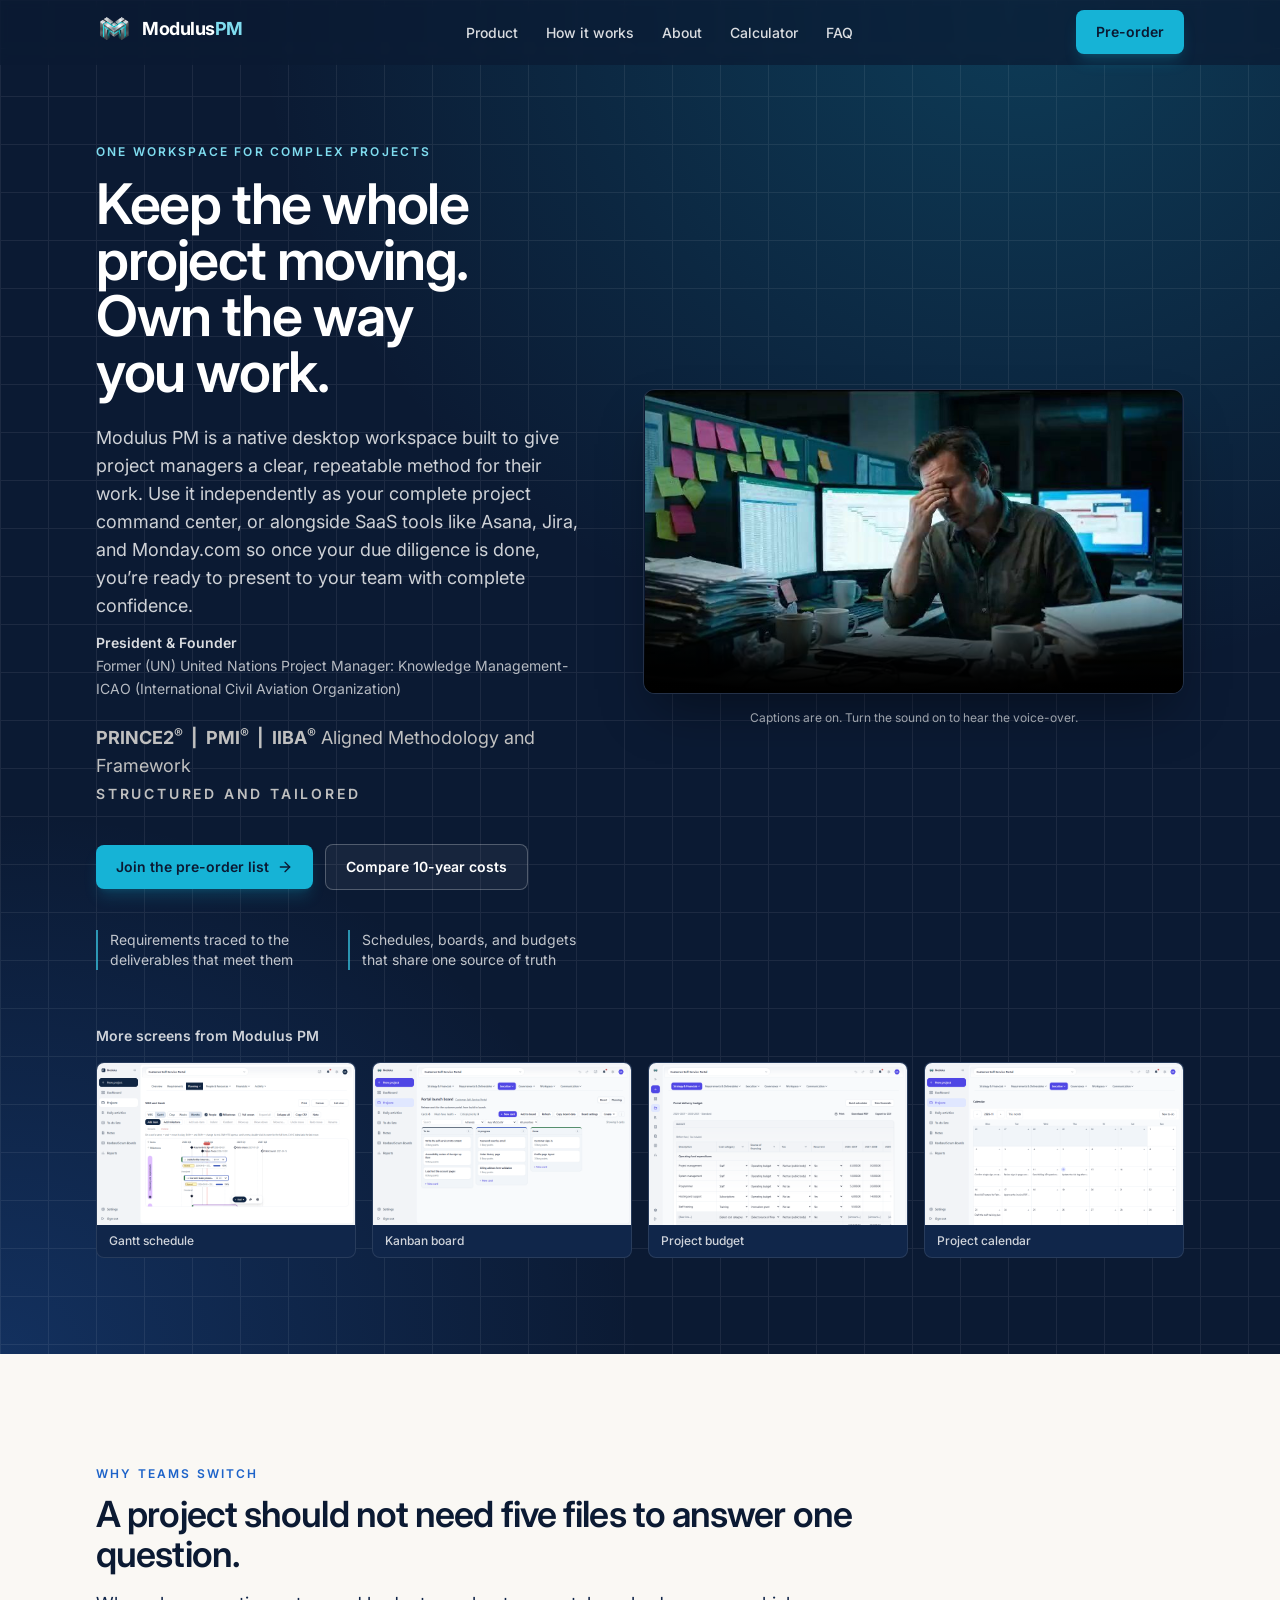
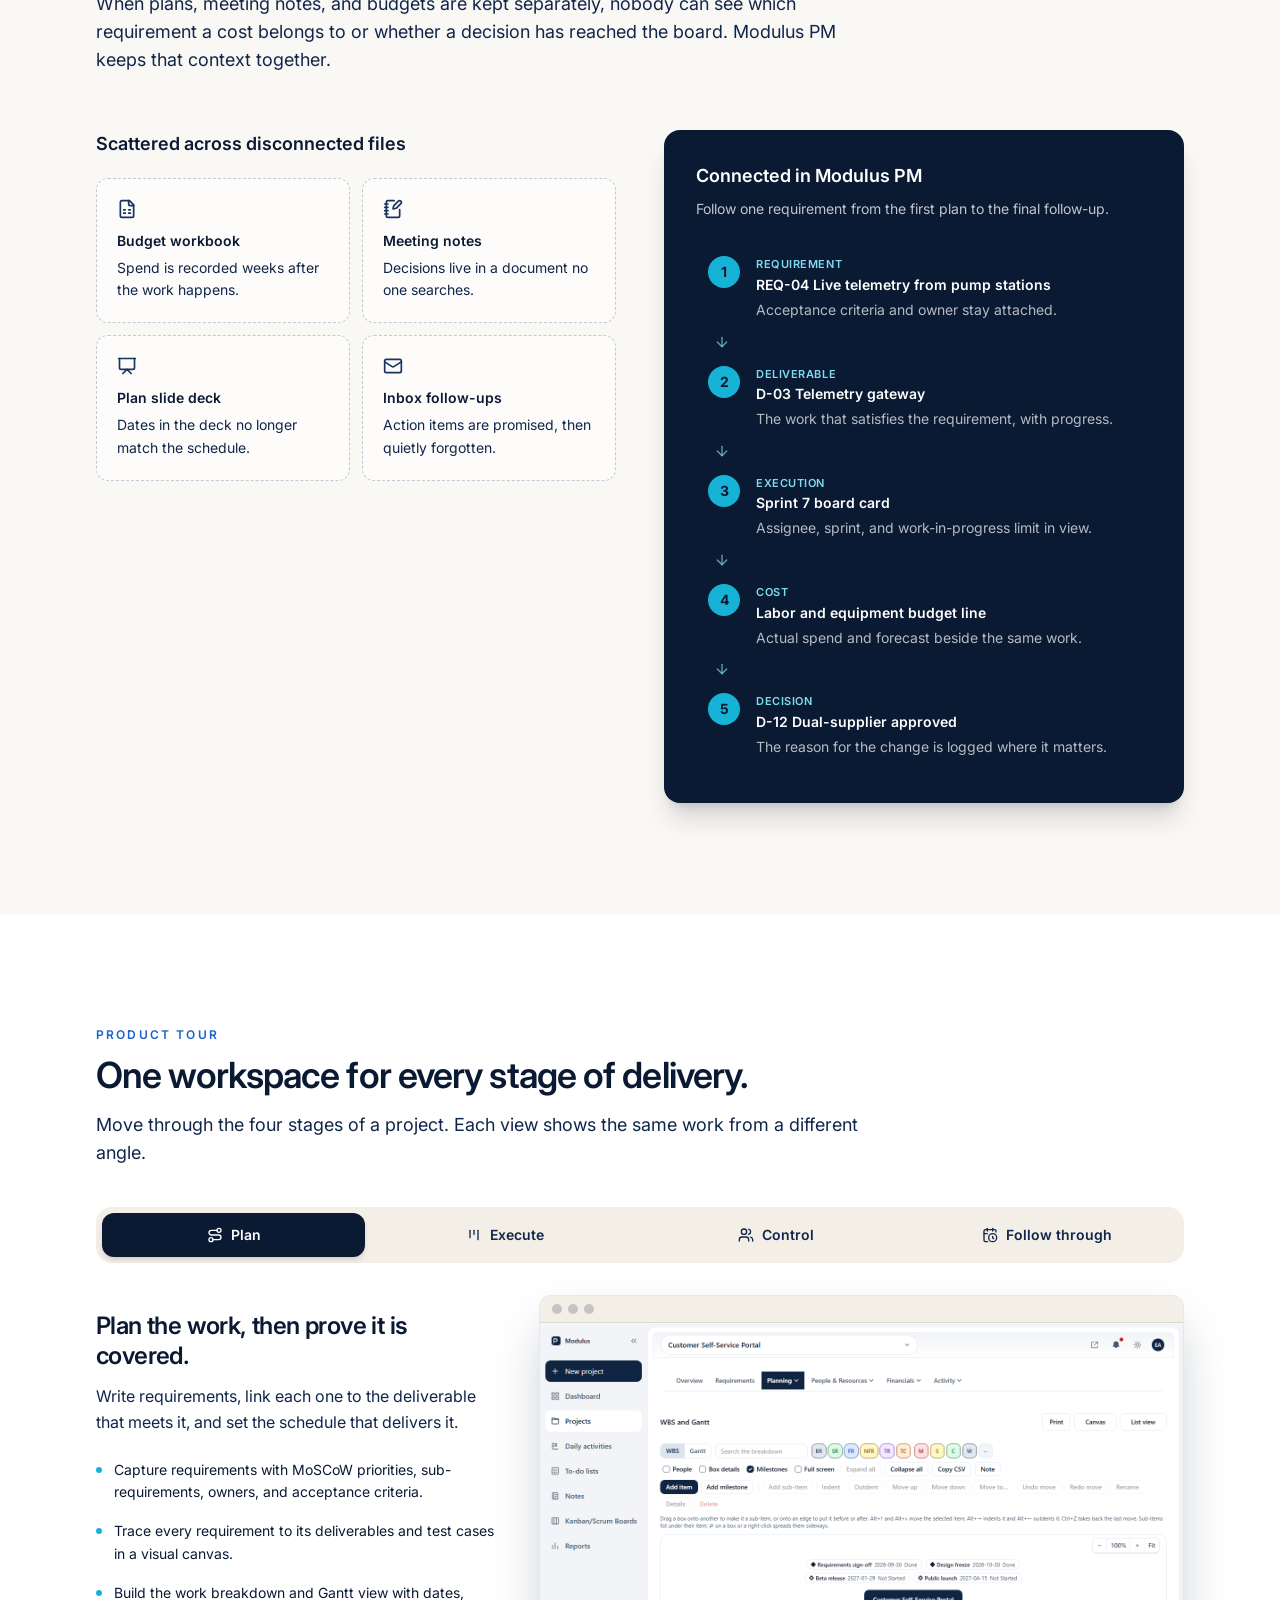
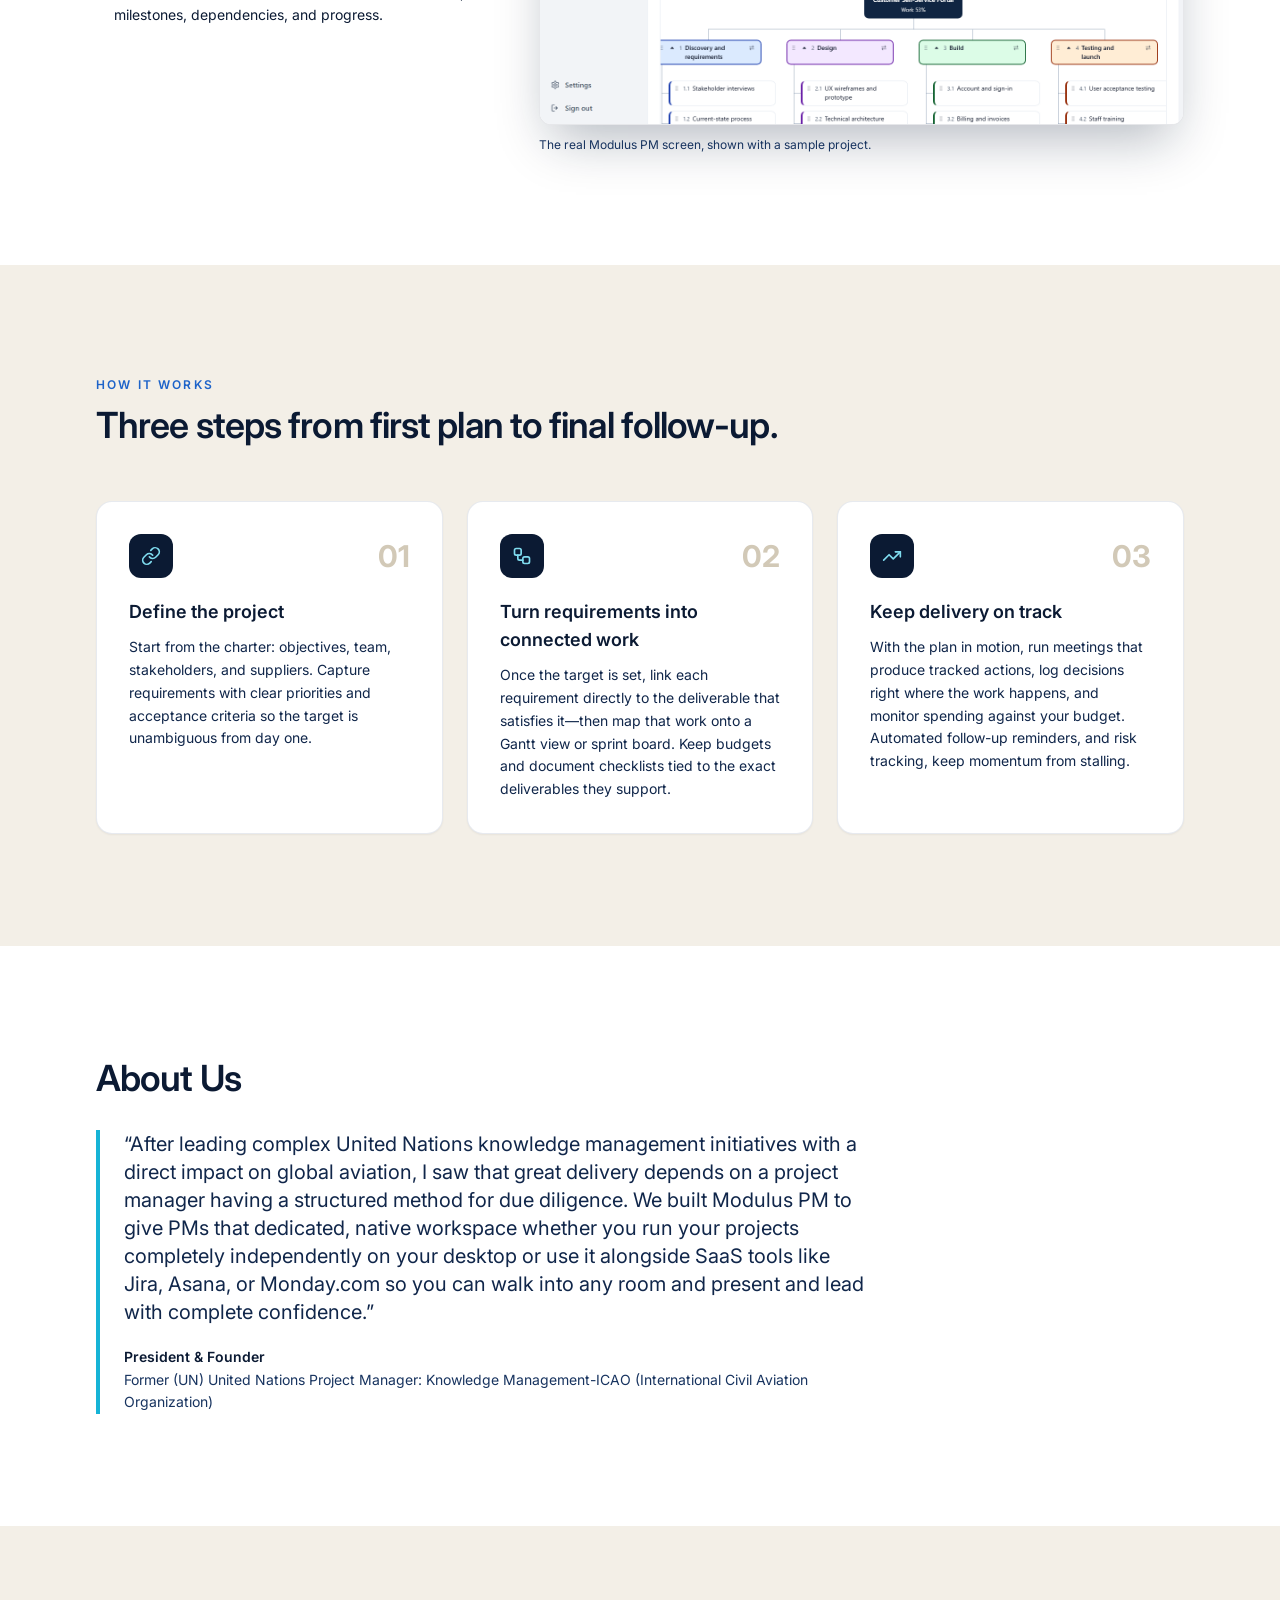
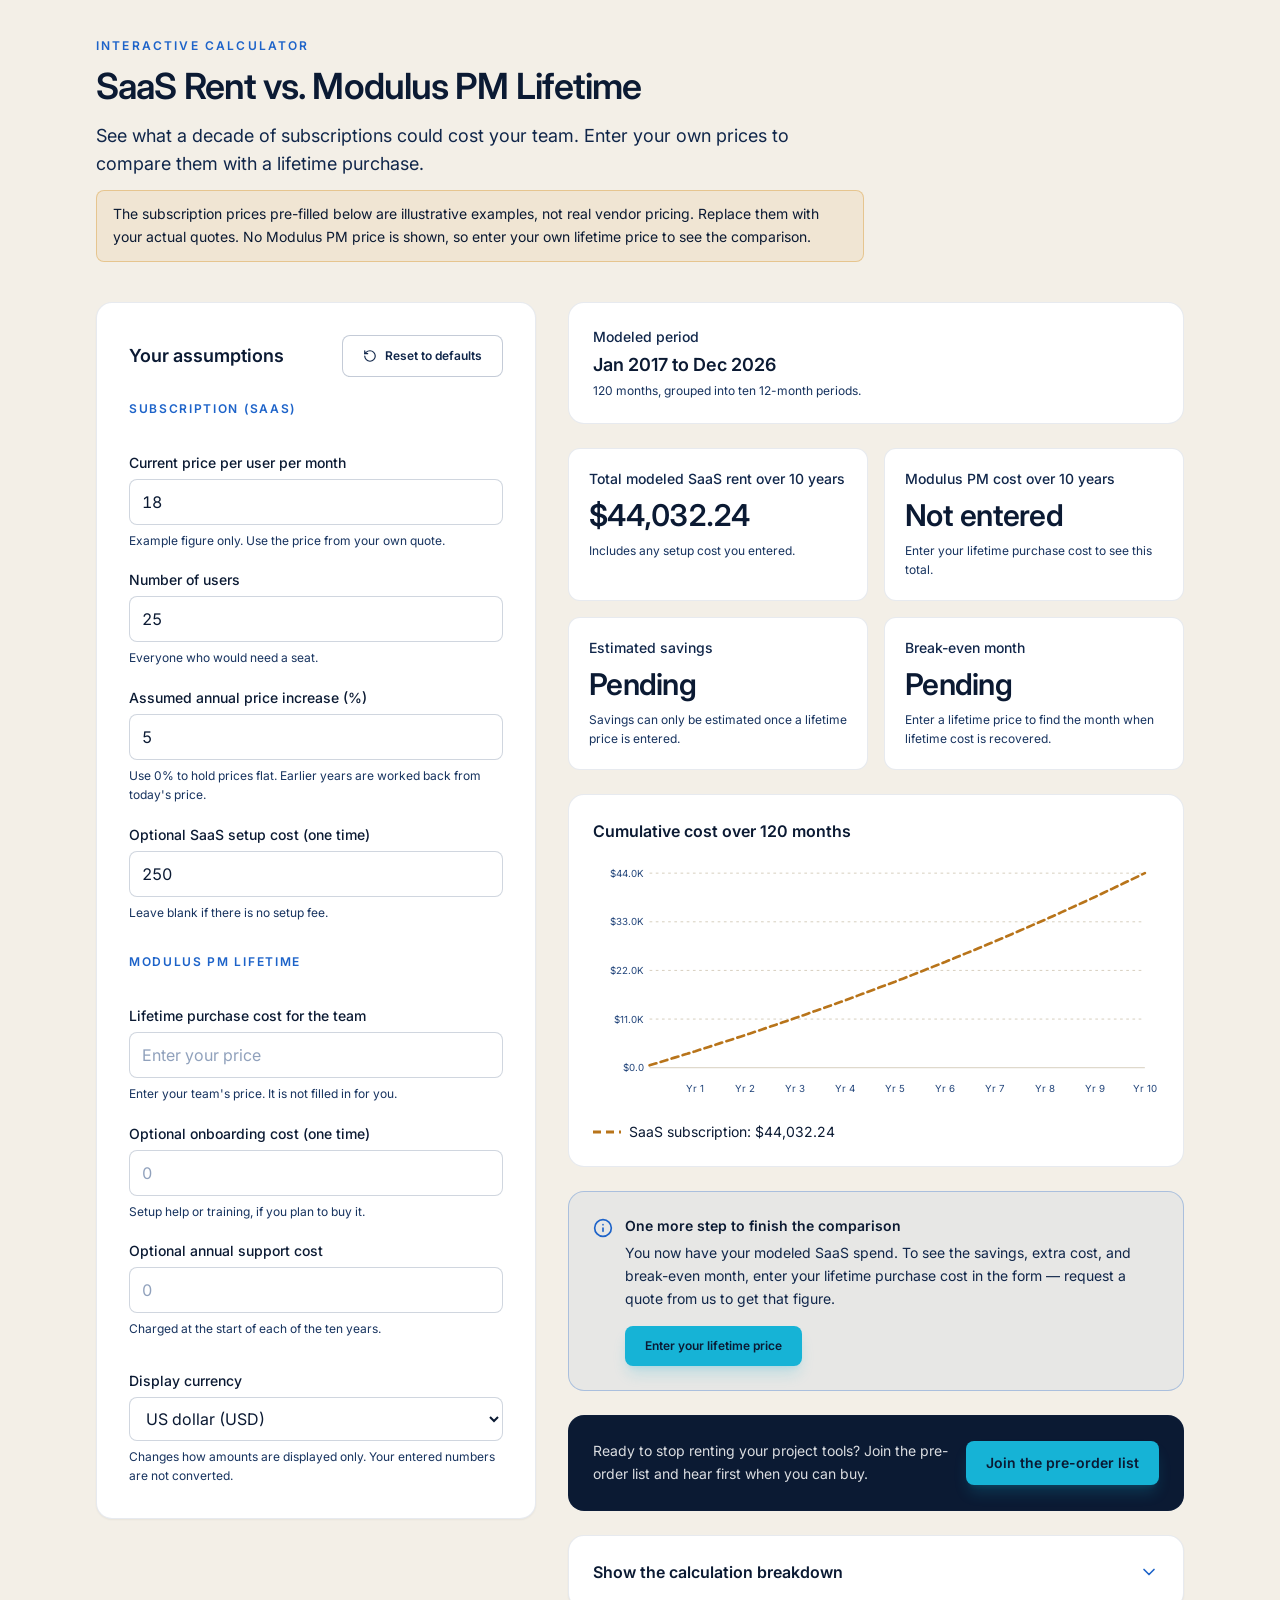
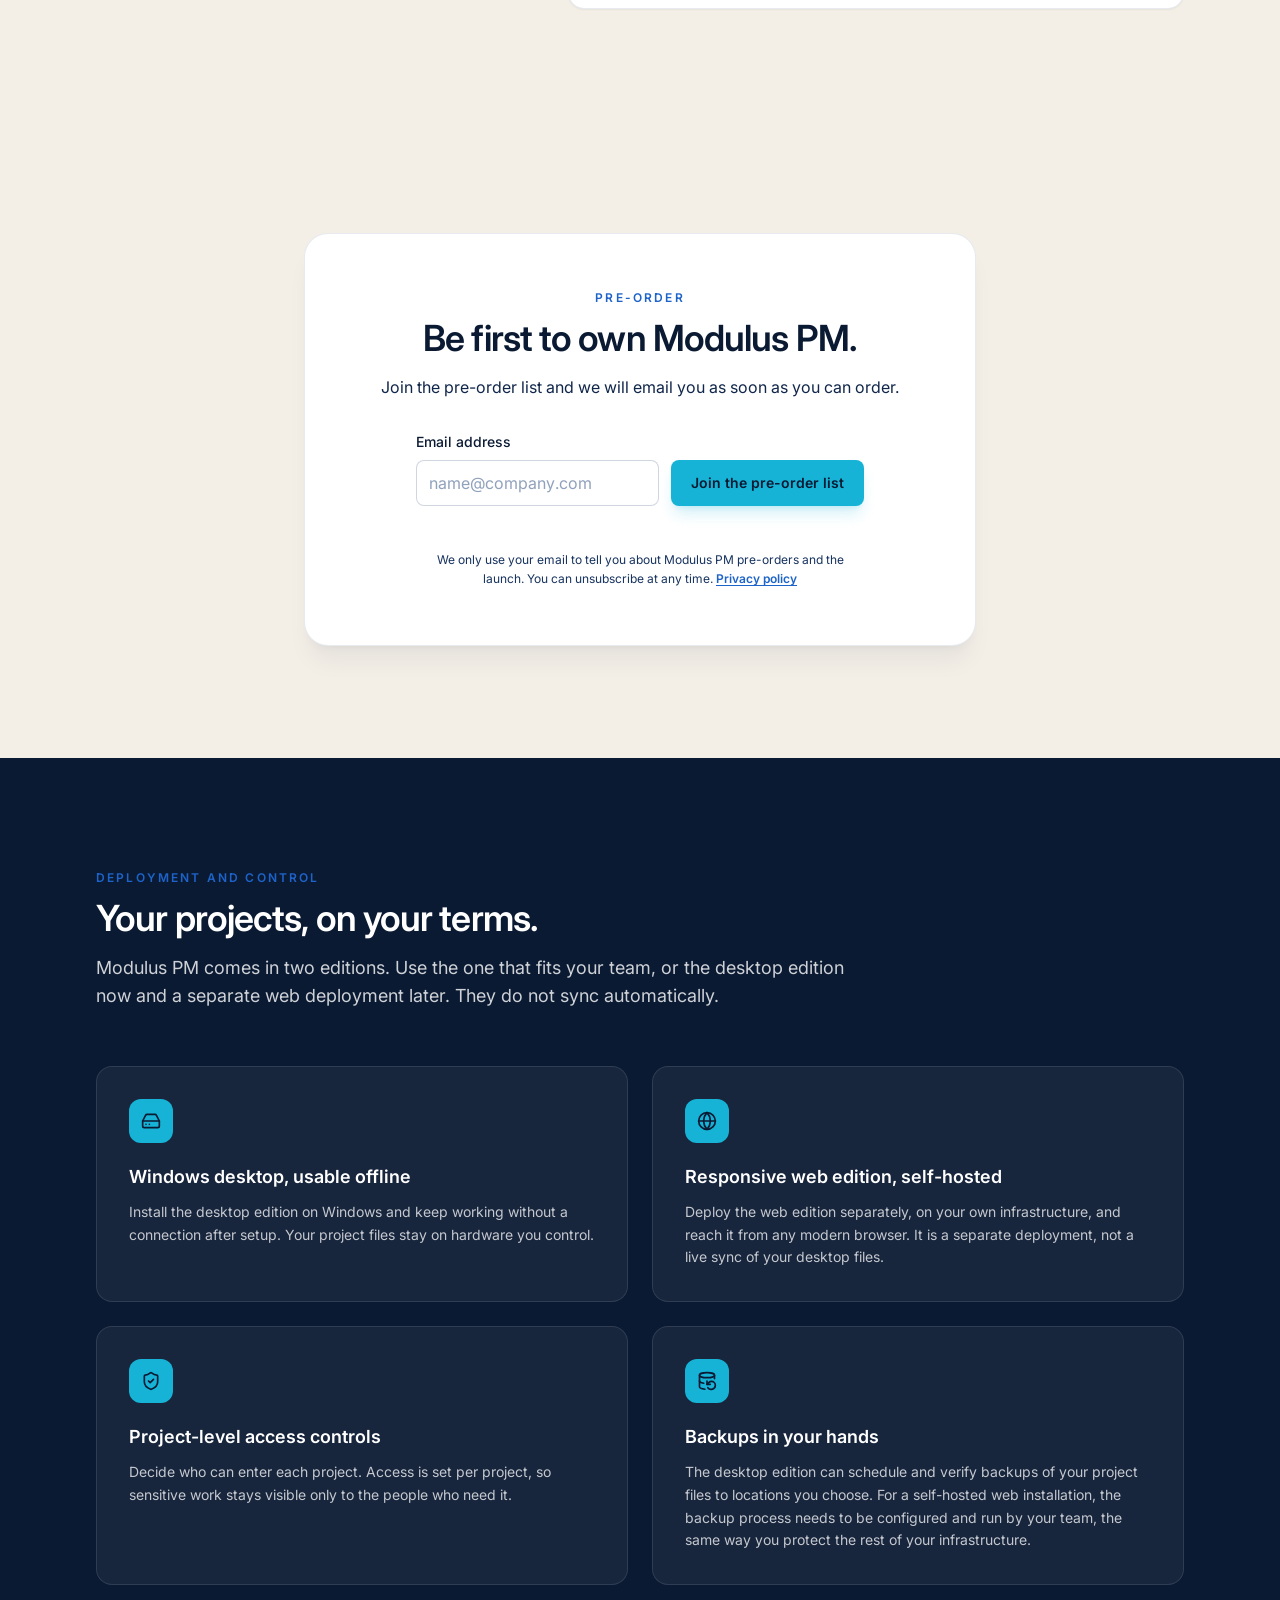
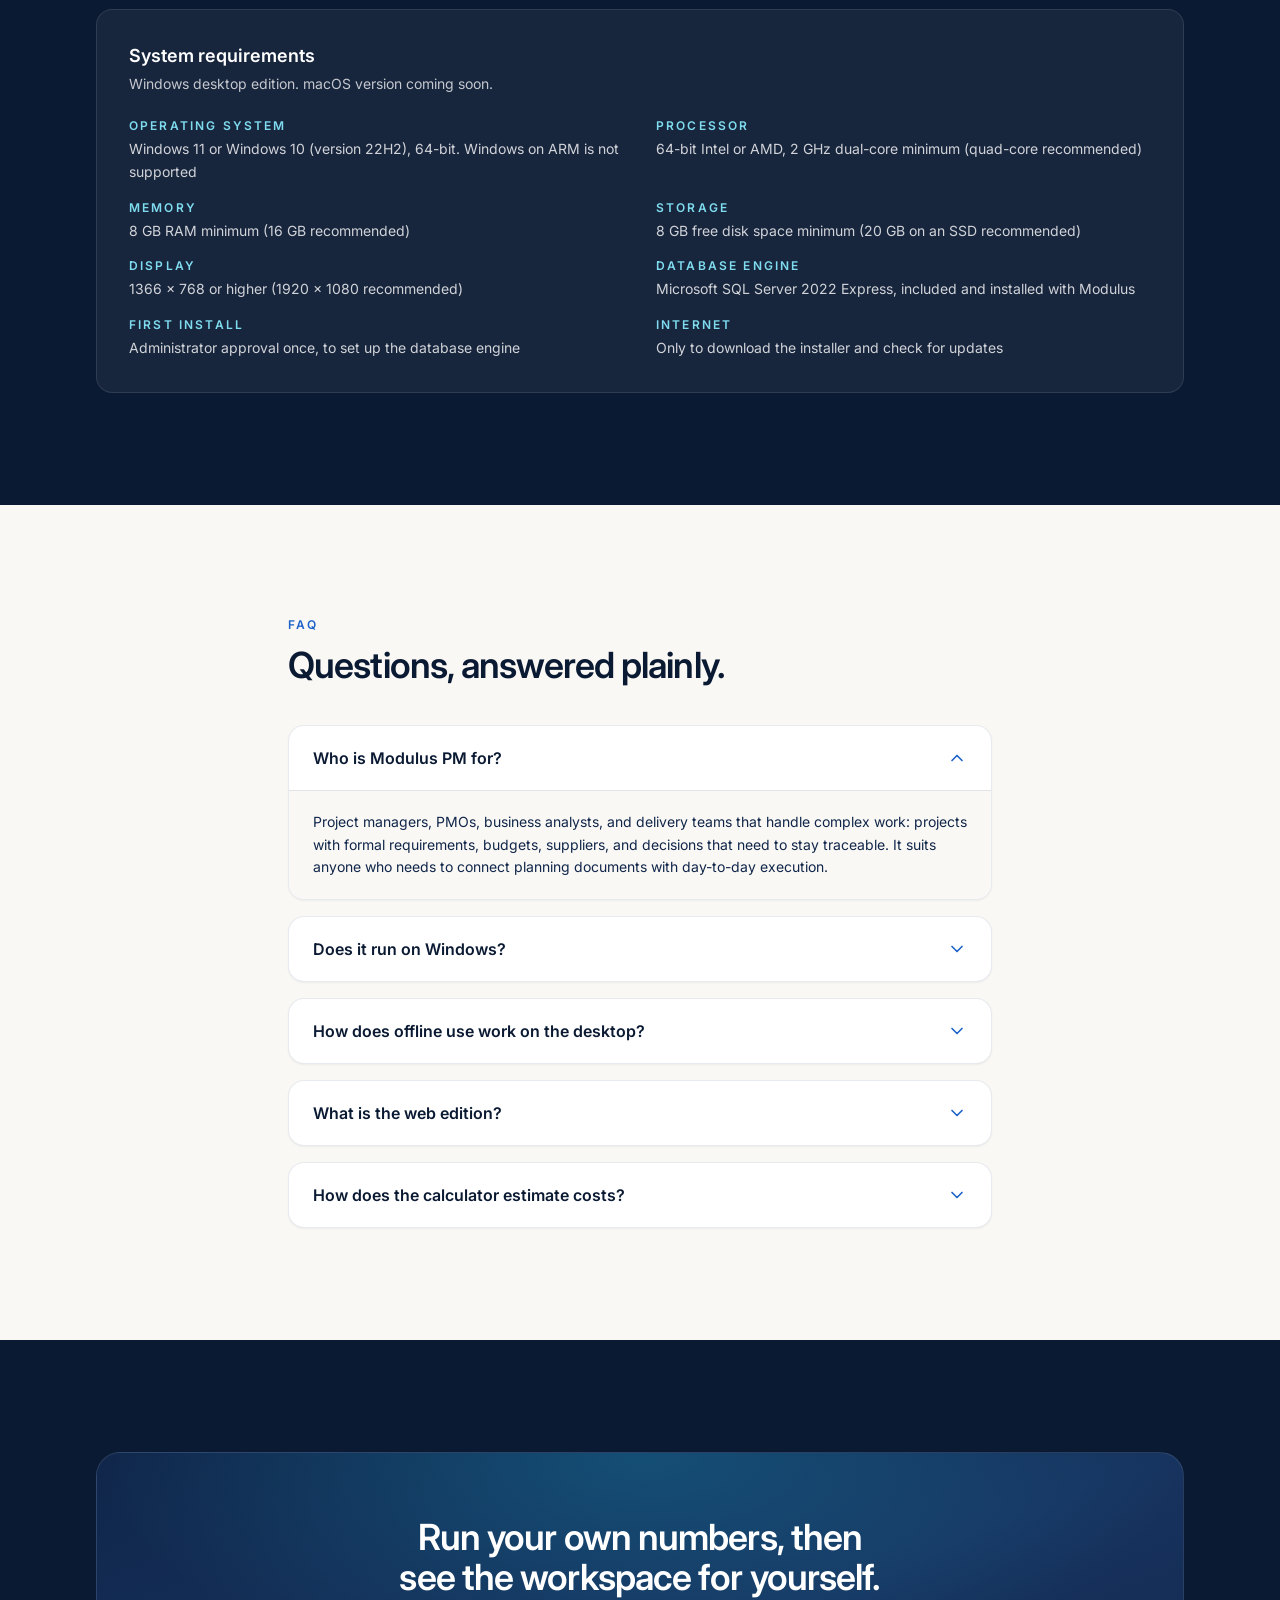
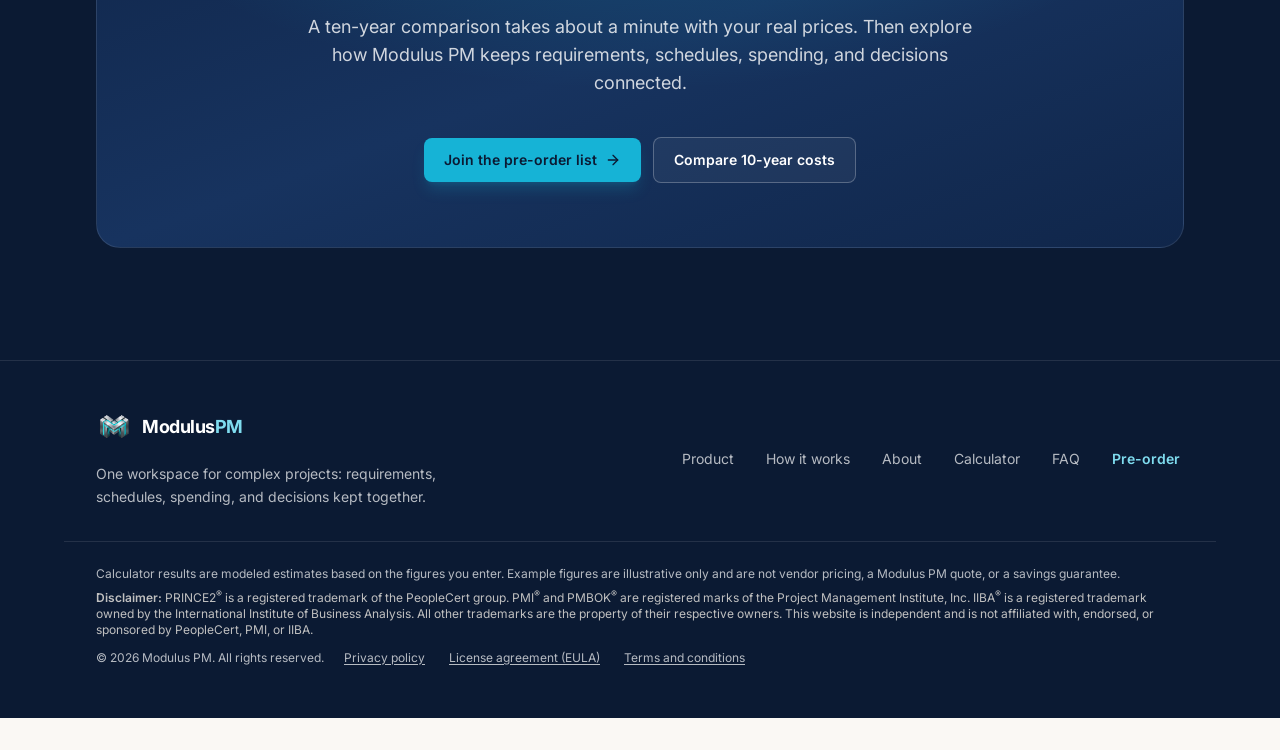
<file: index.html>
<!doctype html>
<html lang="en">
  <head>
    <meta charset="UTF-8" />
    <link rel="icon" href="/favicon.ico" sizes="any" />
    <link rel="icon" type="image/png" sizes="48x48" href="/icons/icon-48x48.png" />
    <link rel="apple-touch-icon" href="/icons/icon-180x180.png" />
    <meta name="viewport" content="width=device-width, initial-scale=1.0" />
    <title>Modulus PM | Connected delivery for complex projects</title>
    <meta
      name="description"
      content="Modulus PM connects requirements, schedules, boards, budgets, and decisions in one project workspace. Compare 10 years of SaaS subscription costs with a lifetime purchase."
    />
    <meta property="og:type" content="website" />
    <meta property="og:site_name" content="Modulus PM" />
    <meta property="og:title" content="Modulus PM | Connected delivery for complex projects" />
    <meta
      property="og:description"
      content="Keep requirements, deliverables, boards, budgets, and decisions aligned. Own the way you work and compare 10-year SaaS costs with a lifetime purchase."
    />
    <meta name="twitter:title" content="Modulus PM | Connected delivery for complex projects" />
    <meta
      name="twitter:description"
      content="One workspace for requirements, schedules, boards, budgets, and decisions. Compare 10-year SaaS costs with a lifetime purchase."
    />
    <link rel="preconnect" href="https://fonts.googleapis.com" />
    <link rel="preconnect" href="https://fonts.gstatic.com" crossorigin />
    <link
      href="https://fonts.googleapis.com/css2?family=Inter:wght@400;500;600;700;800&display=swap"
      rel="stylesheet"
    />
    <meta property="og:image" content="https://eliandigitalsolutions.com/og.png" />
    <meta property="og:image:width" content="1200" />
    <meta property="og:image:height" content="630" />
    <meta property="og:url" content="https://eliandigitalsolutions.com/" />
    <meta name="twitter:card" content="summary_large_image" />
    <meta name="twitter:image" content="https://eliandigitalsolutions.com/og.png" />
    <script type="module" crossorigin src="/assets/main-CXKFYyGV.js"></script>
    <link rel="modulepreload" crossorigin href="/assets/index-wCPKT72k.js">
    <link rel="stylesheet" crossorigin href="/assets/index-CBTt-Gf1.css">
  </head>
  <body>
    <div id="root"></div>
  </body>
</html>
</file>
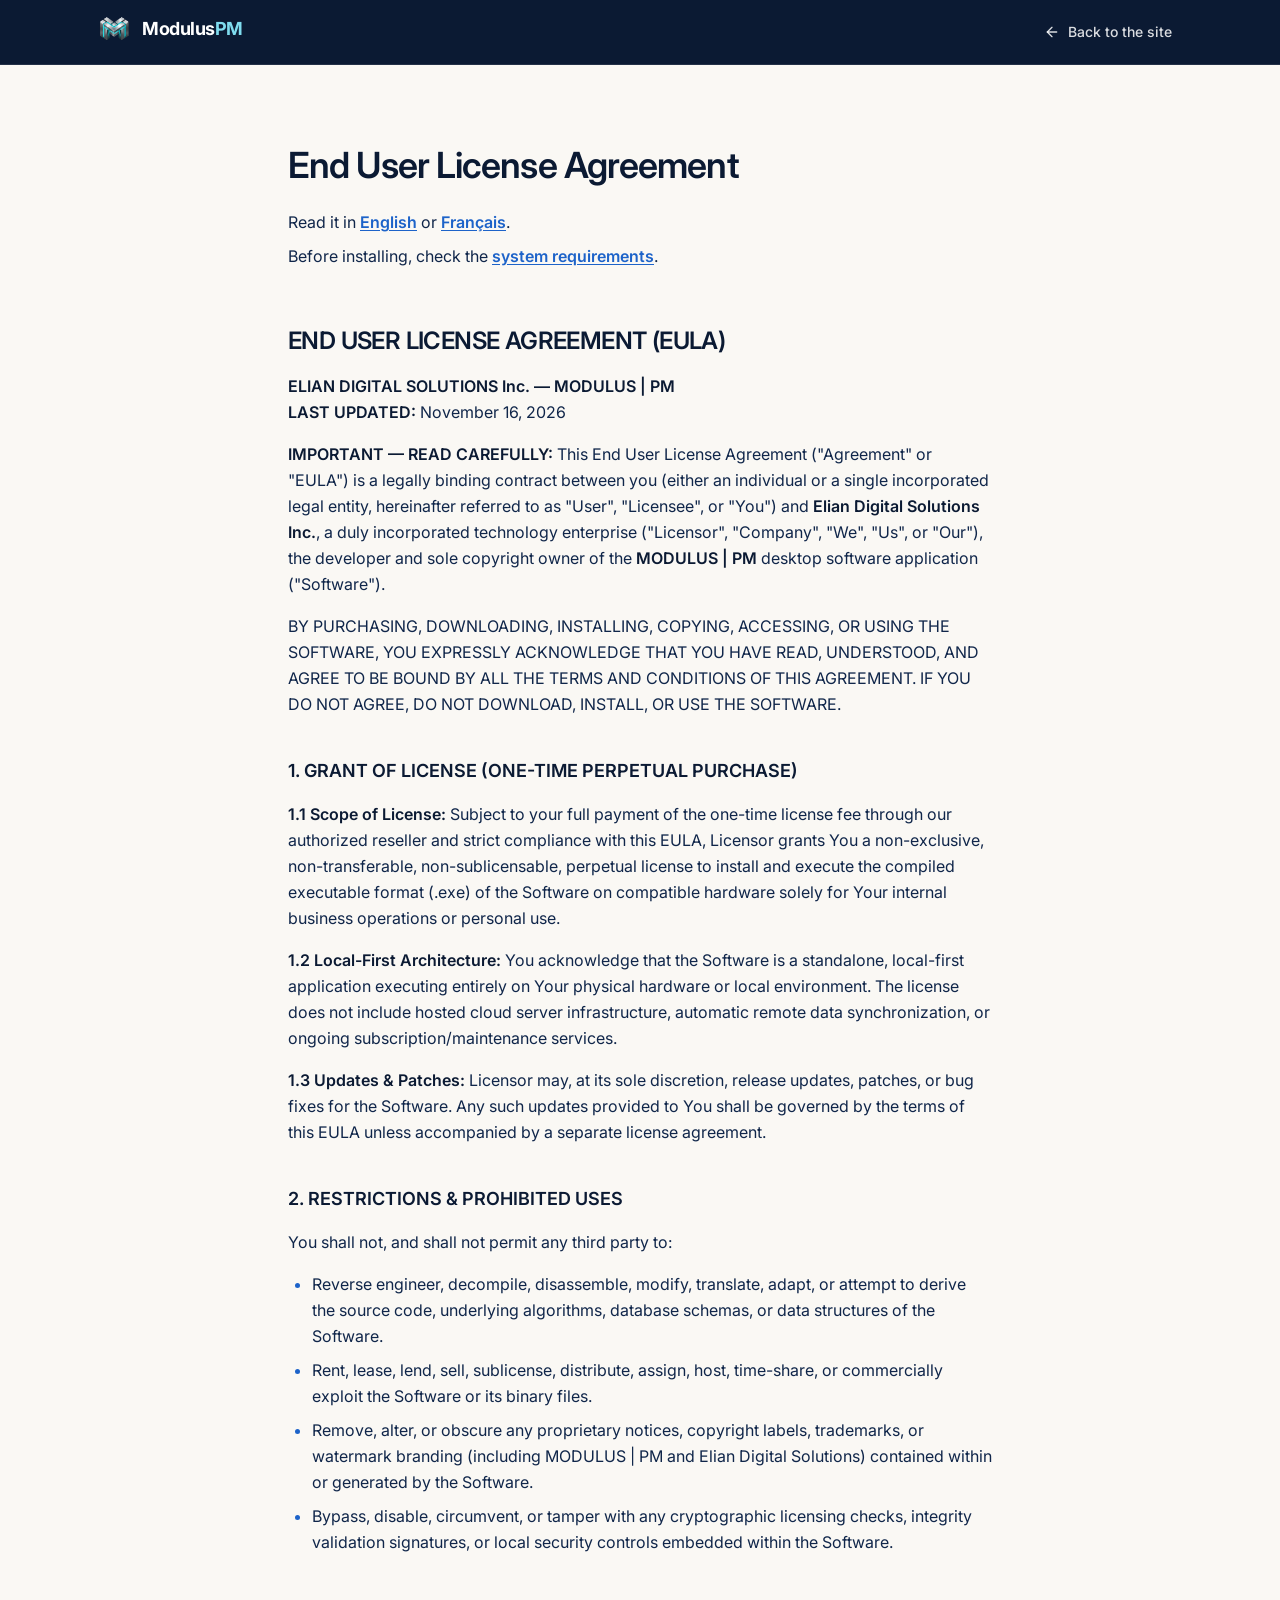
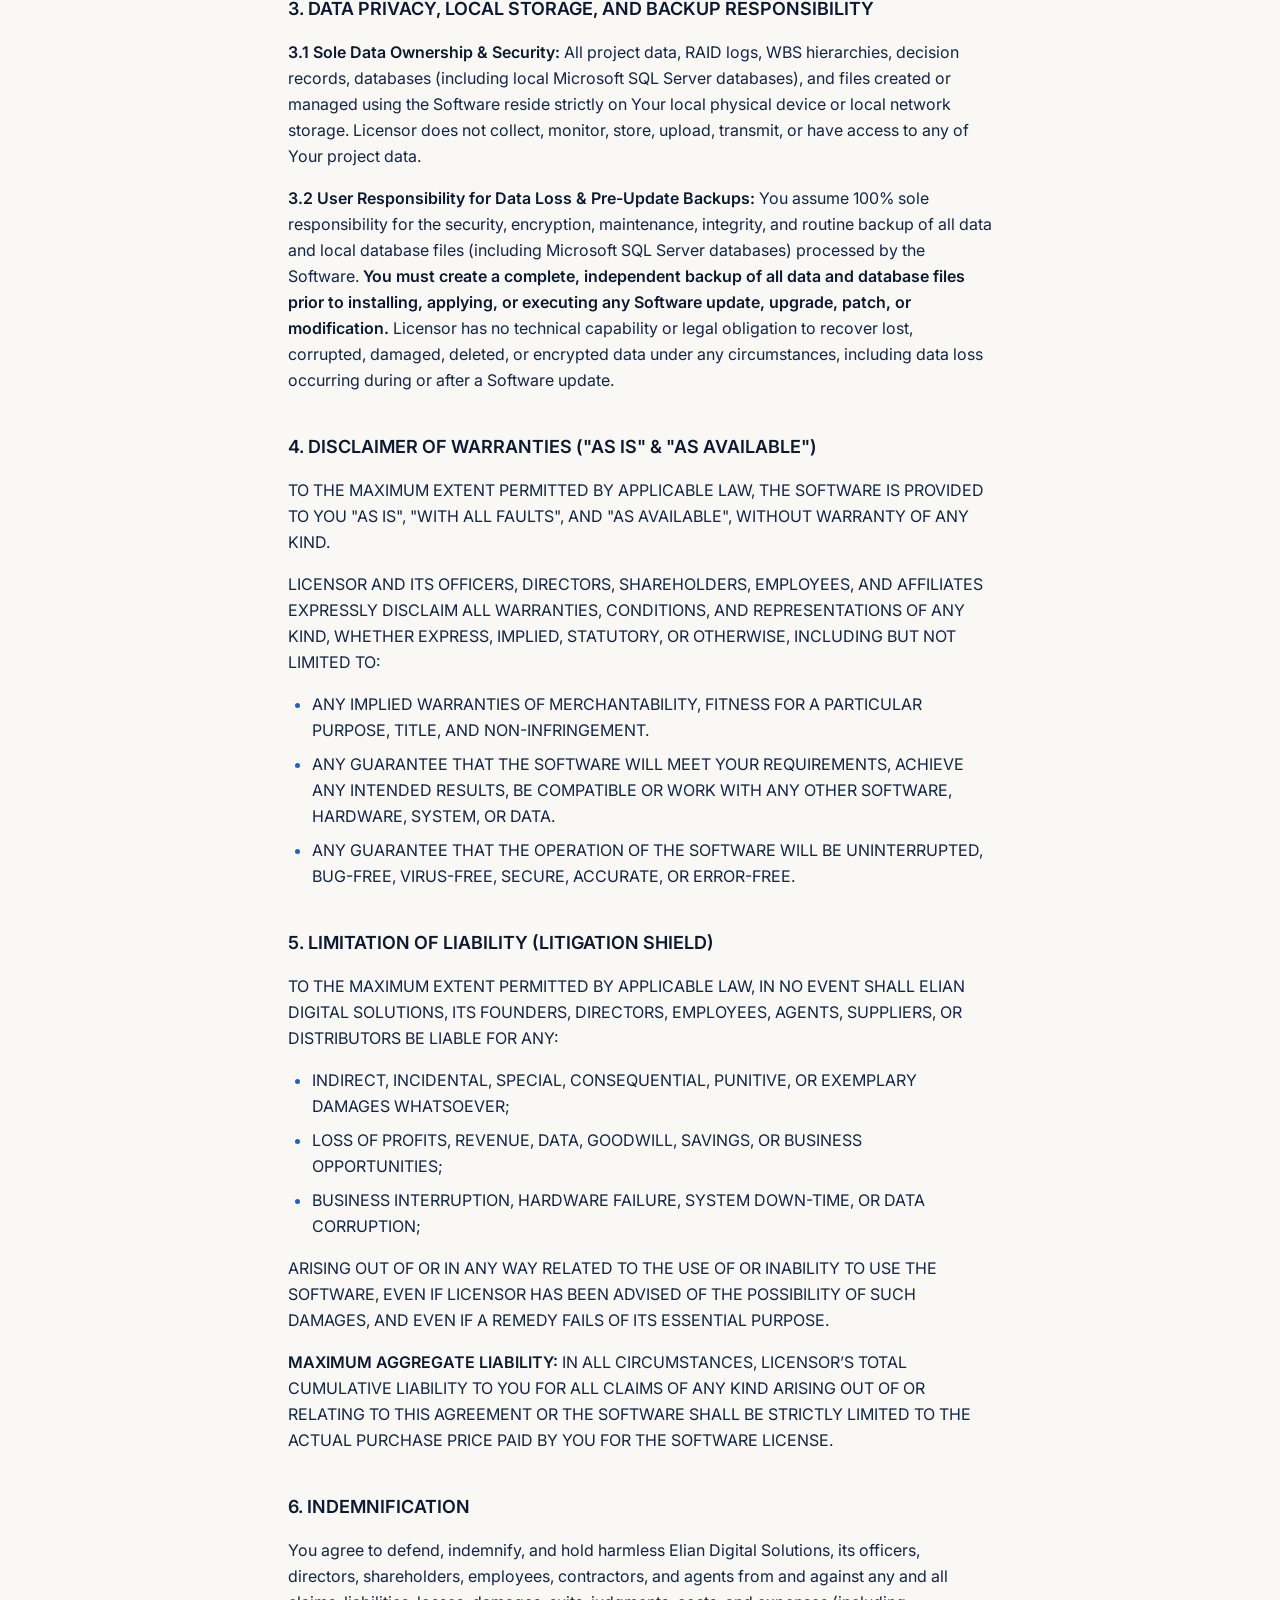
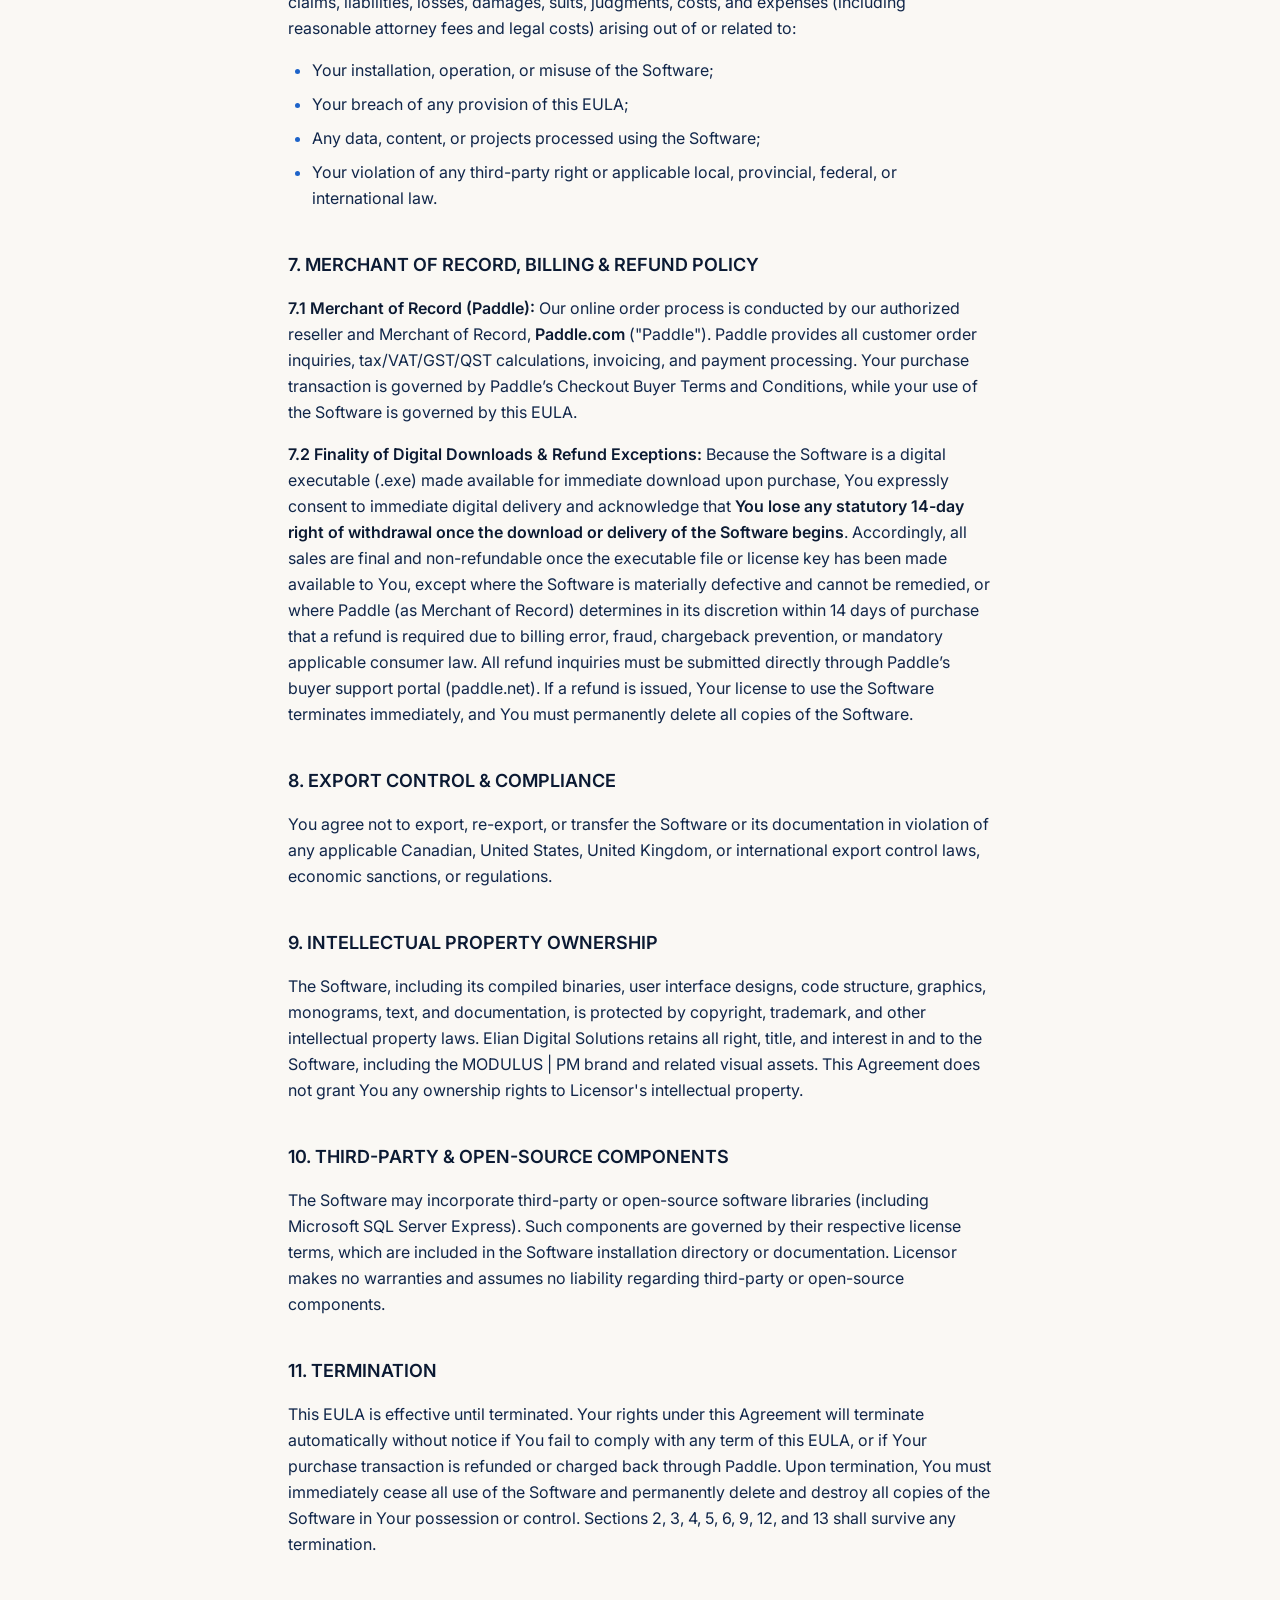
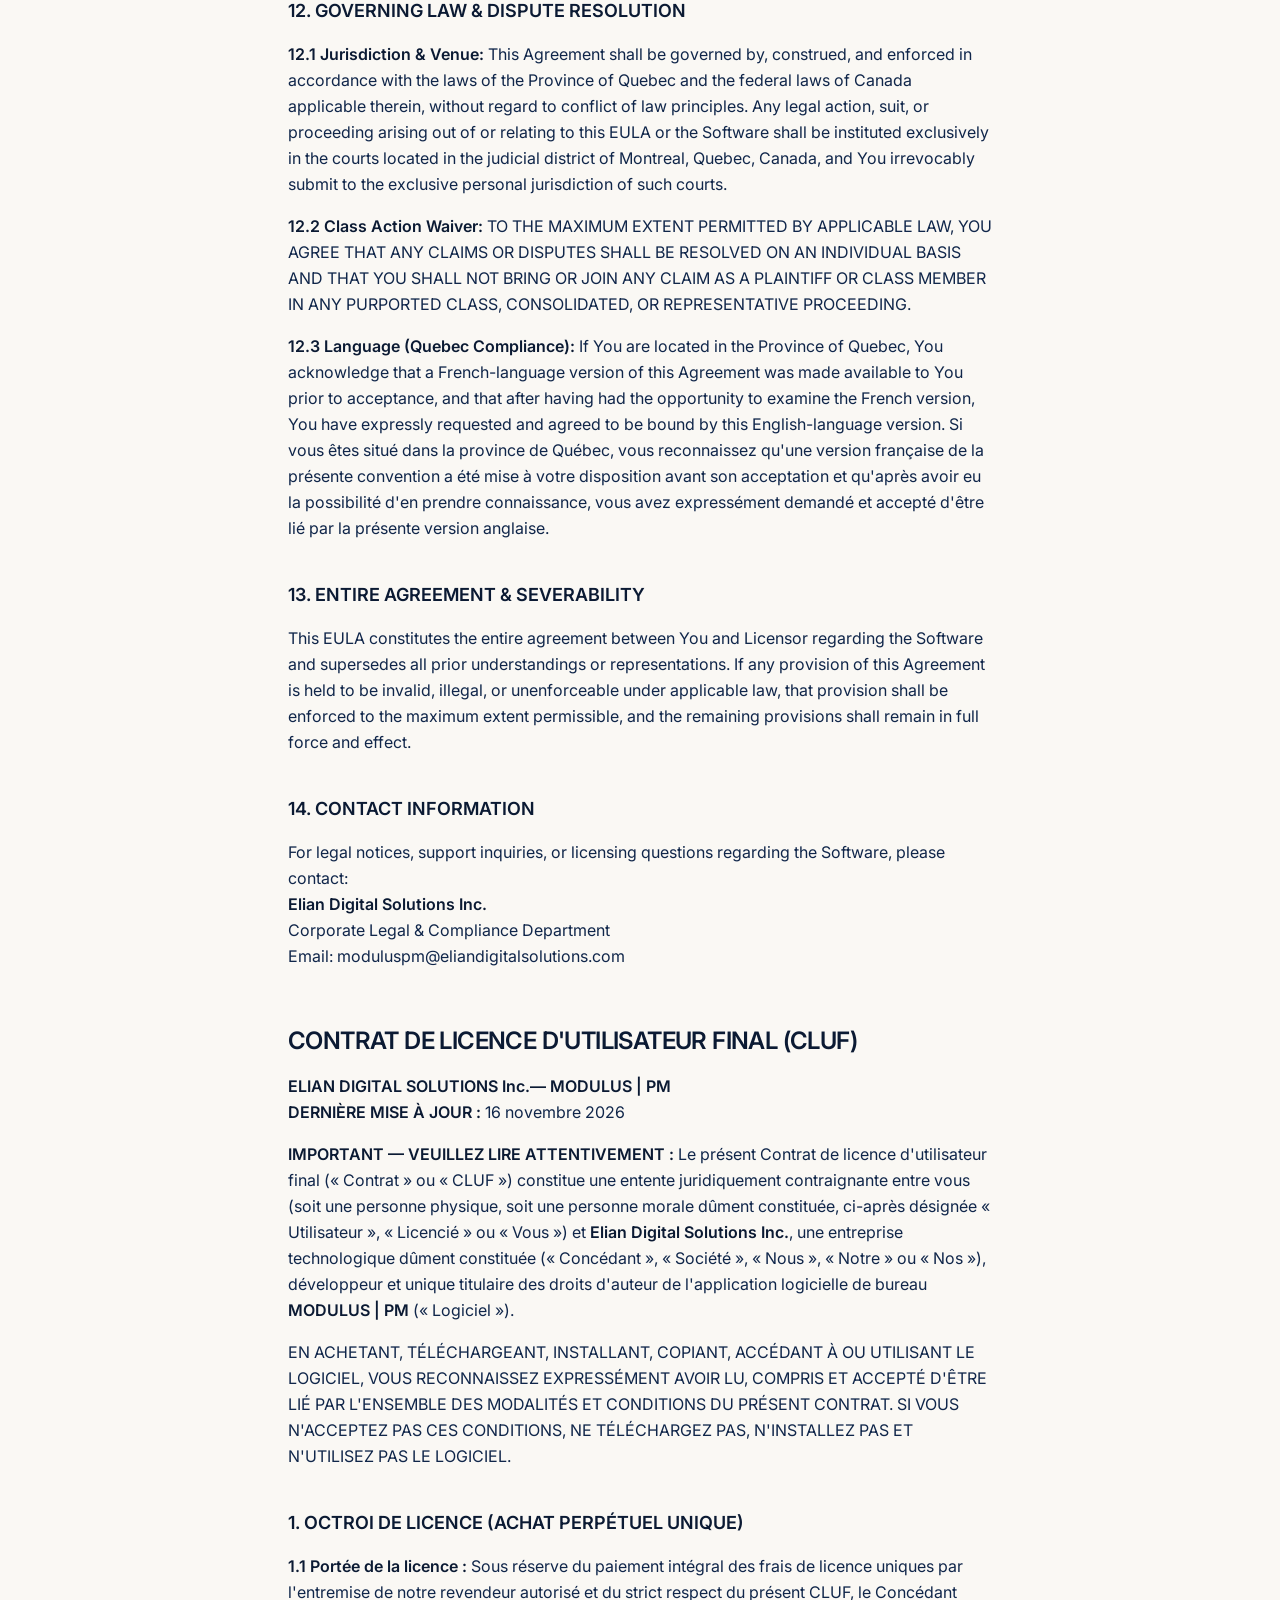
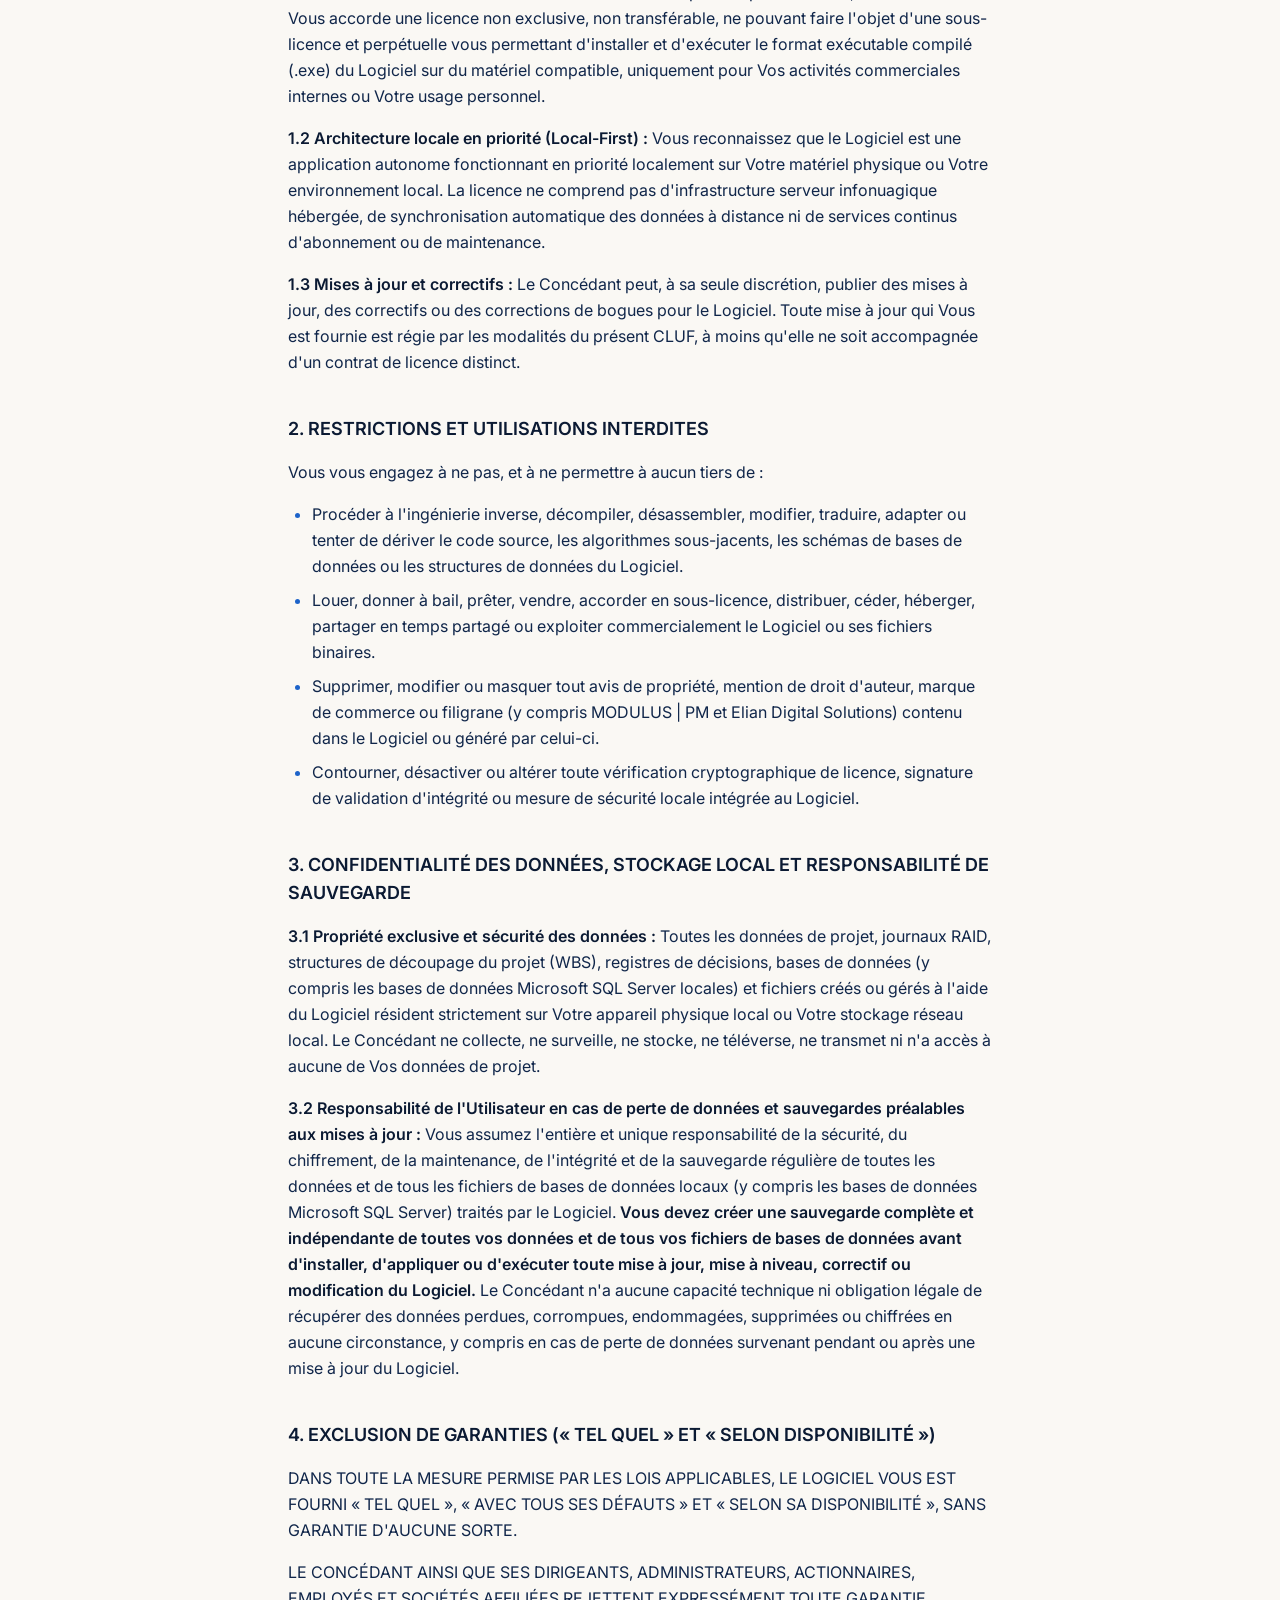
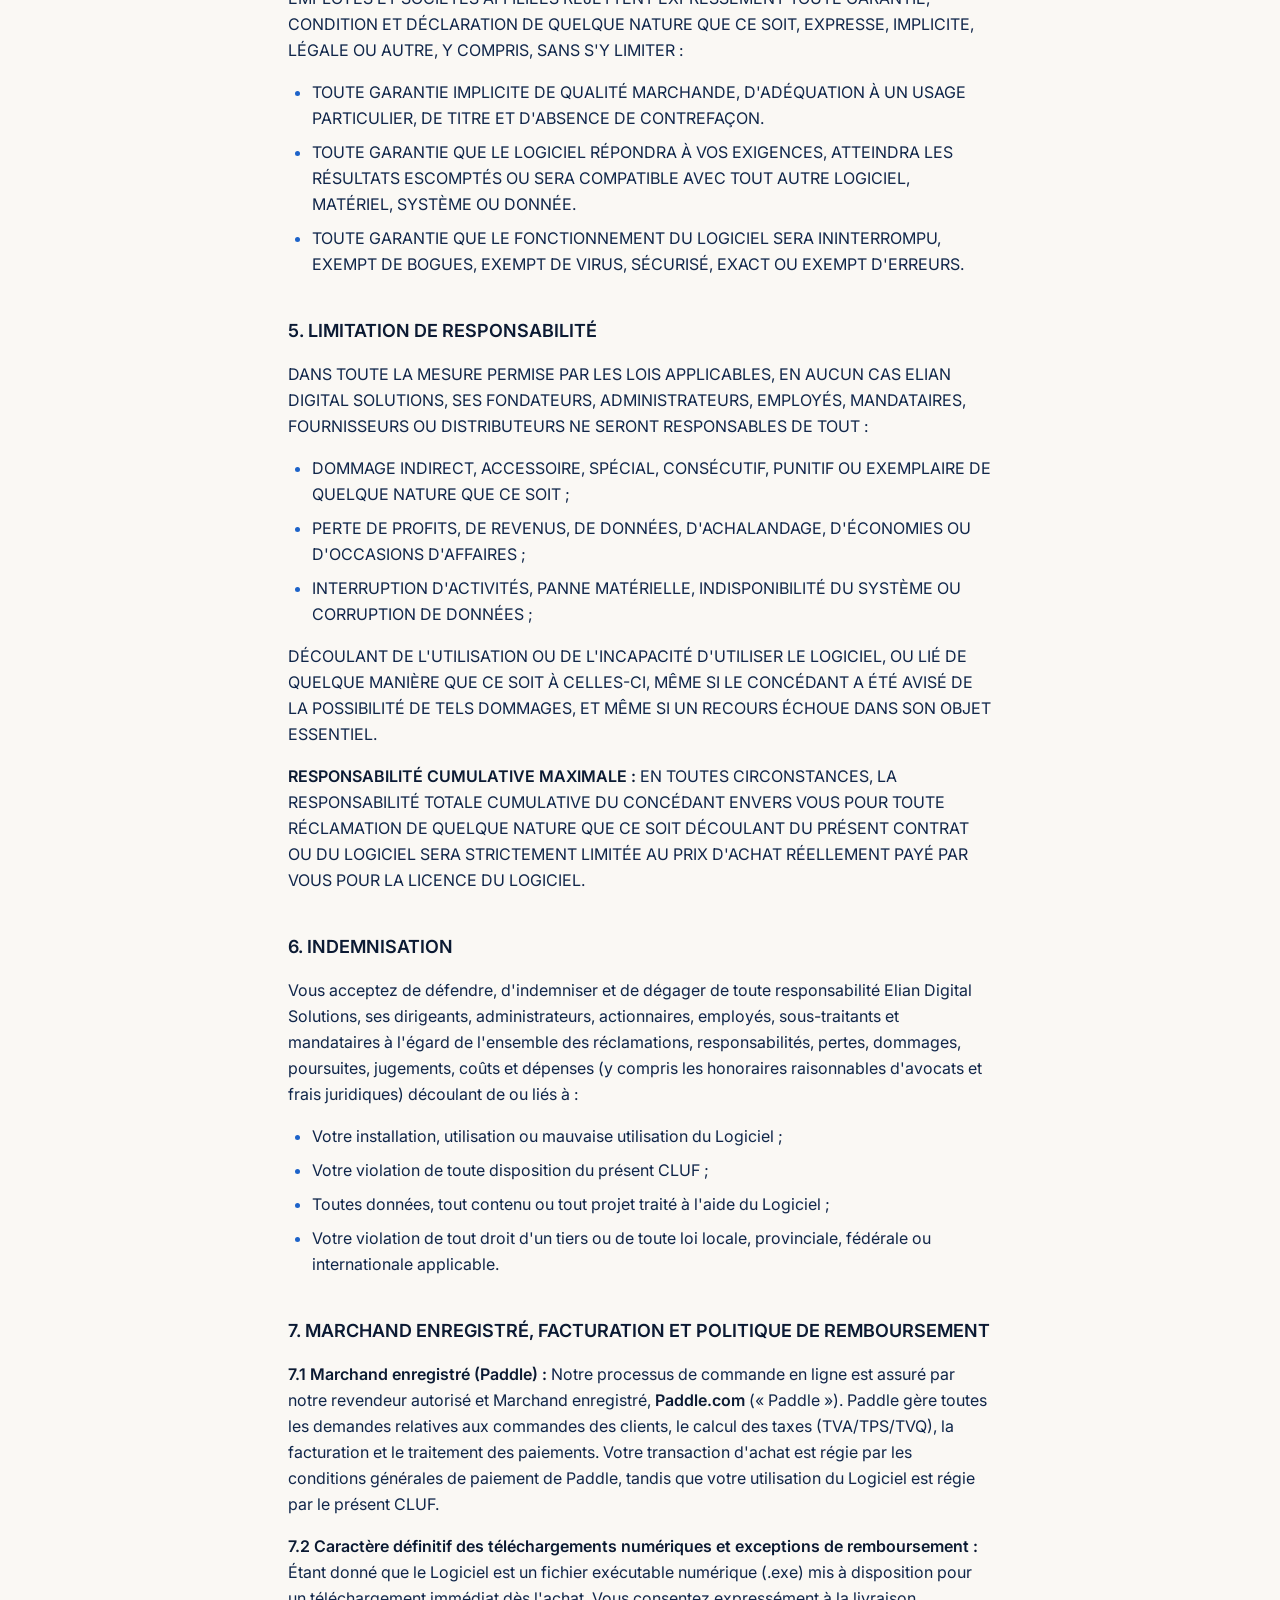
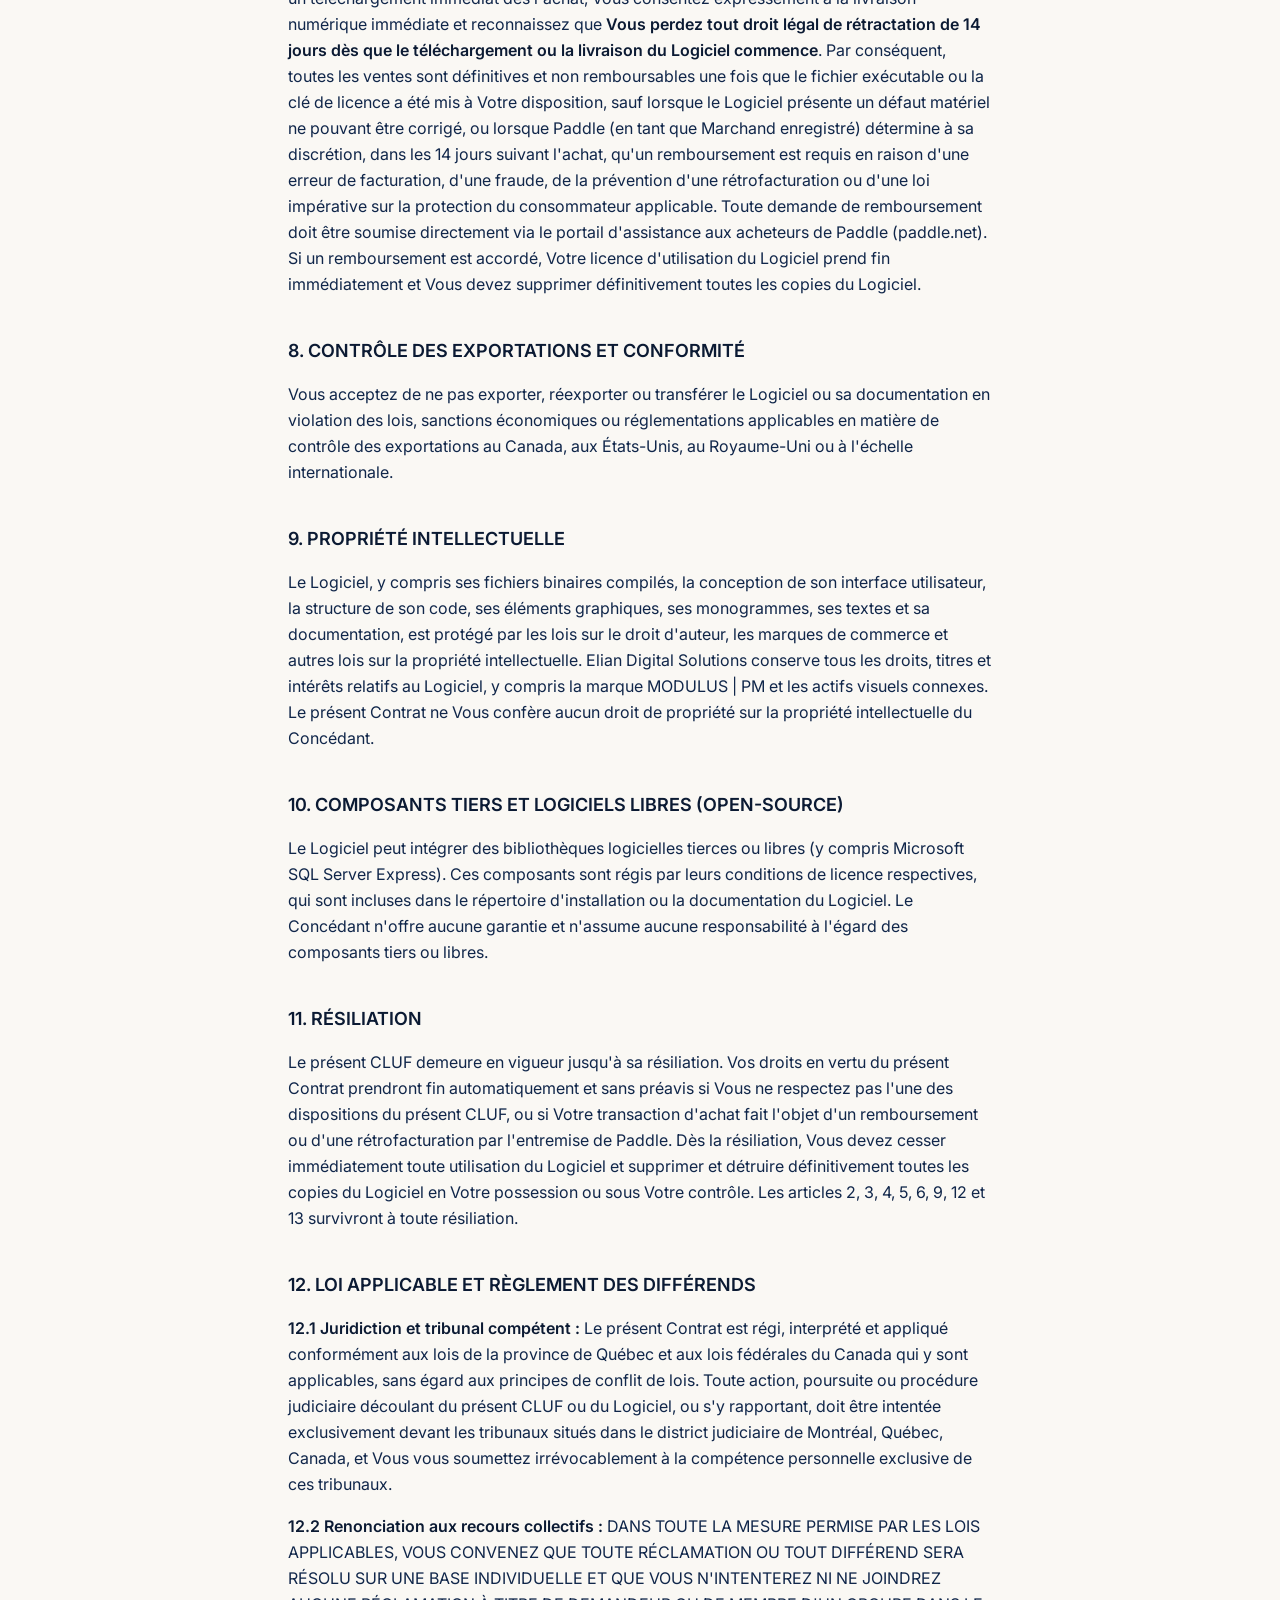
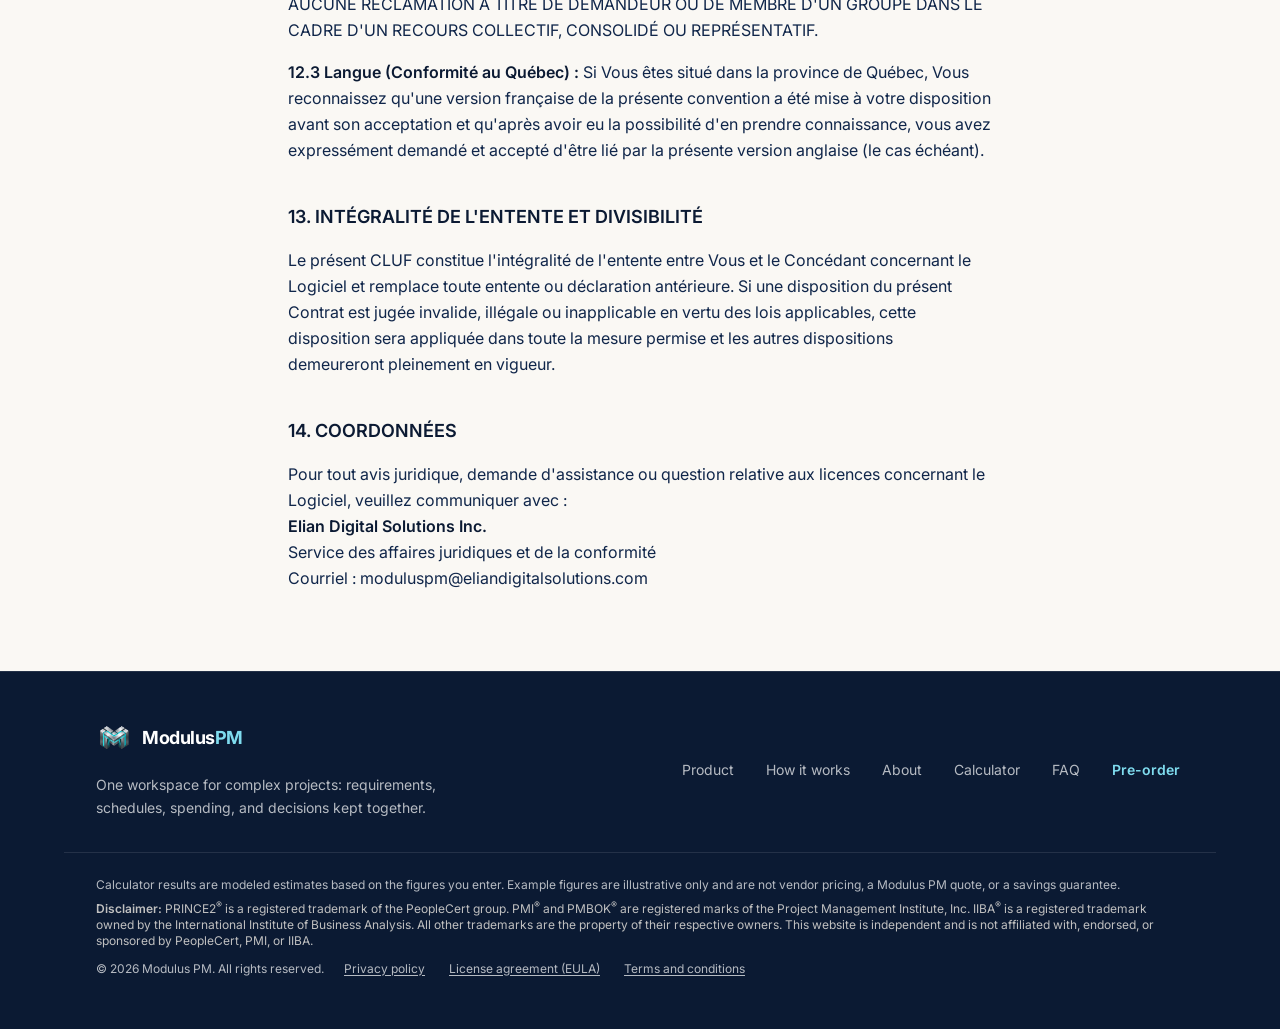
<file: eula/index.html>
<!doctype html>
<html lang="en">
  <head>
    <meta charset="UTF-8" />
    <link rel="icon" type="image/png" sizes="48x48" href="/icons/icon-48x48.png" />
    <link rel="apple-touch-icon" href="/icons/icon-192x192.png" />
    <meta name="viewport" content="width=device-width, initial-scale=1.0" />
    <title>End User License Agreement | Modulus PM</title>
    <meta
      name="description"
      content="The End User License Agreement for the Modulus PM desktop software, in English and French."
    />
    <meta property="og:type" content="website" />
    <meta property="og:site_name" content="Modulus PM" />
    <meta property="og:title" content="Modulus PM | Connected delivery for complex projects" />
    <meta
      property="og:description"
      content="Keep requirements, deliverables, boards, budgets, and decisions aligned. Own the way you work and compare 10-year SaaS costs with a lifetime purchase."
    />
    <meta name="twitter:title" content="Modulus PM | Connected delivery for complex projects" />
    <meta
      name="twitter:description"
      content="One workspace for requirements, schedules, boards, budgets, and decisions. Compare 10-year SaaS costs with a lifetime purchase."
    />
    <link rel="preconnect" href="https://fonts.googleapis.com" />
    <link rel="preconnect" href="https://fonts.gstatic.com" crossorigin />
    <link
      href="https://fonts.googleapis.com/css2?family=Inter:wght@400;500;600;700;800&display=swap"
      rel="stylesheet"
    />
    <meta property="og:image" content="https://eliandigitalsolutions.com/og.png" />
    <meta property="og:image:width" content="1200" />
    <meta property="og:image:height" content="630" />
    <meta property="og:url" content="https://eliandigitalsolutions.com/eula/" />
    <meta name="twitter:card" content="summary_large_image" />
    <meta name="twitter:image" content="https://eliandigitalsolutions.com/og.png" />
    <script type="module" crossorigin src="/assets/eula-BF5a0VOY.js"></script>
    <link rel="modulepreload" crossorigin href="/assets/index-wCPKT72k.js">
    <link rel="modulepreload" crossorigin href="/assets/LegalDocument-5bwWEJ18.js">
    <link rel="modulepreload" crossorigin href="/assets/LegalLayout-7FoSgk_9.js">
    <link rel="stylesheet" crossorigin href="/assets/index-CBTt-Gf1.css">
  </head>
  <body>
    <div id="root"></div>
  </body>
</html>
</file>
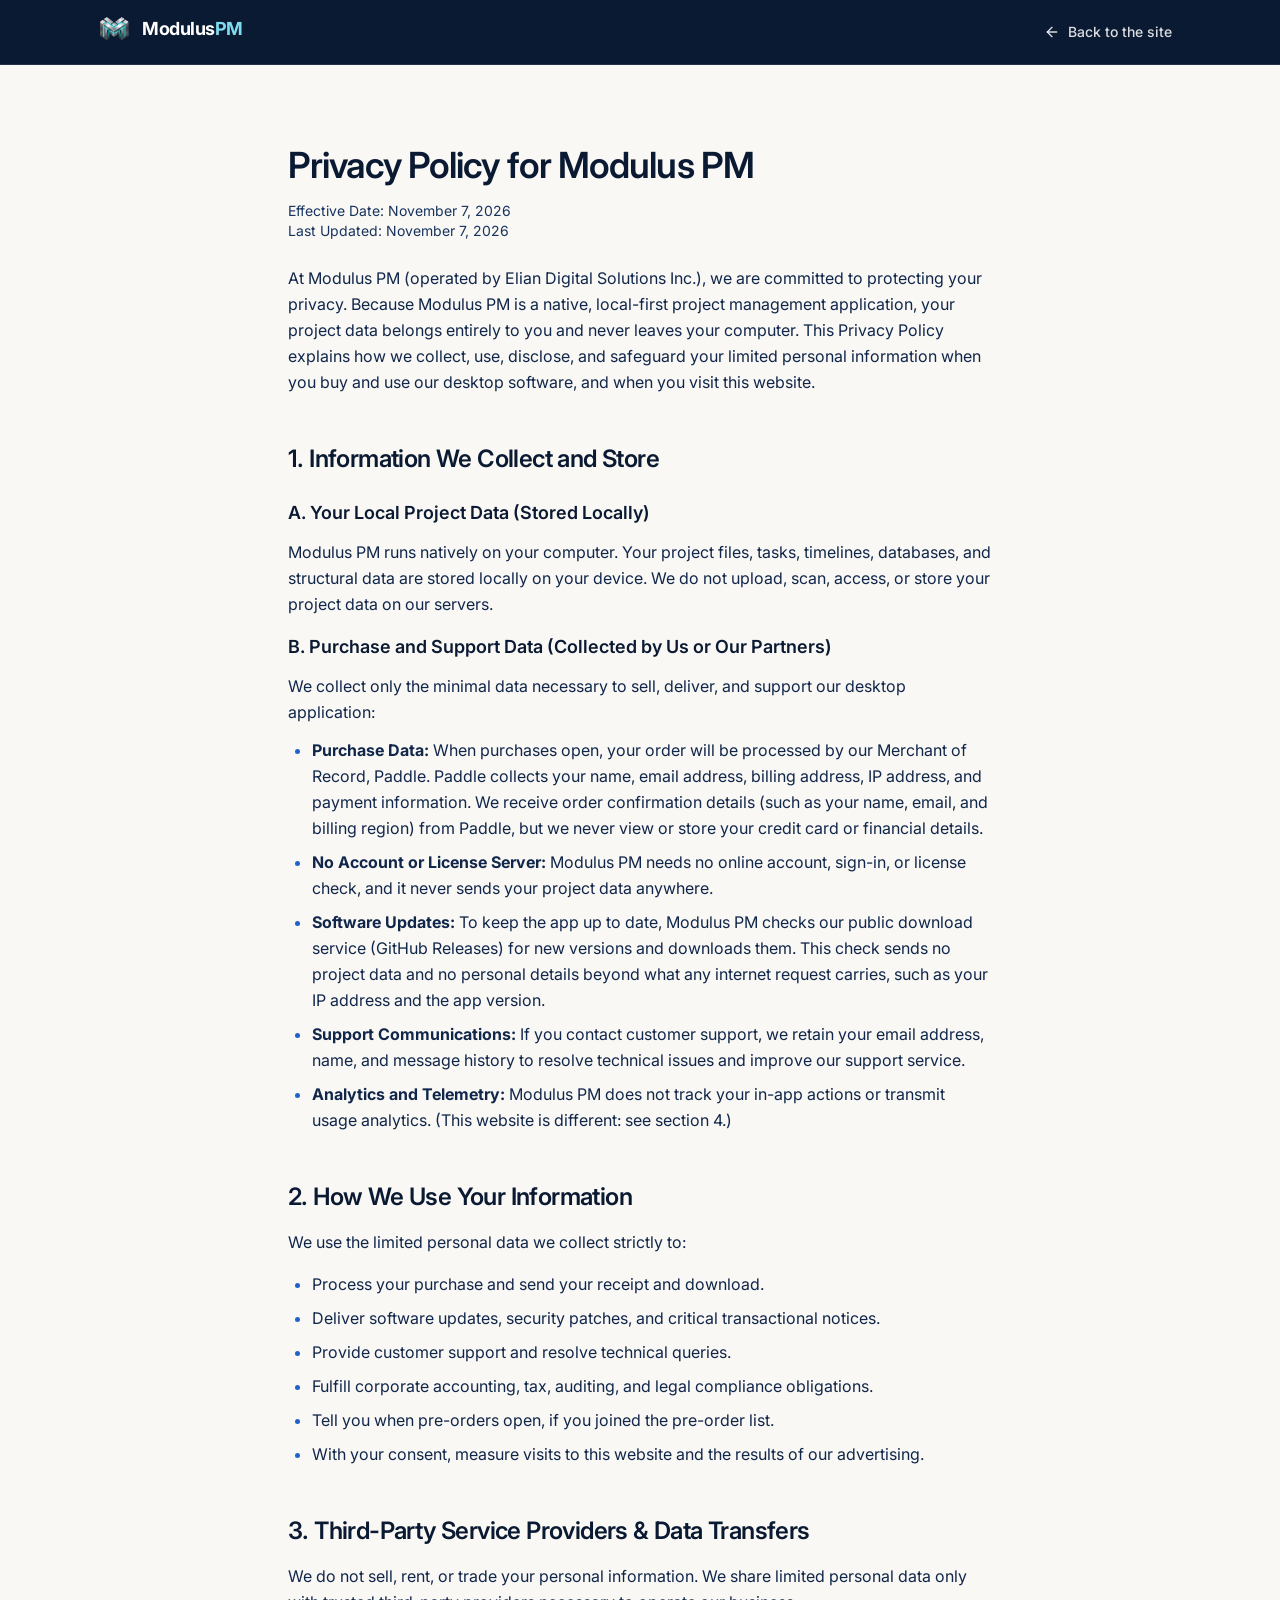
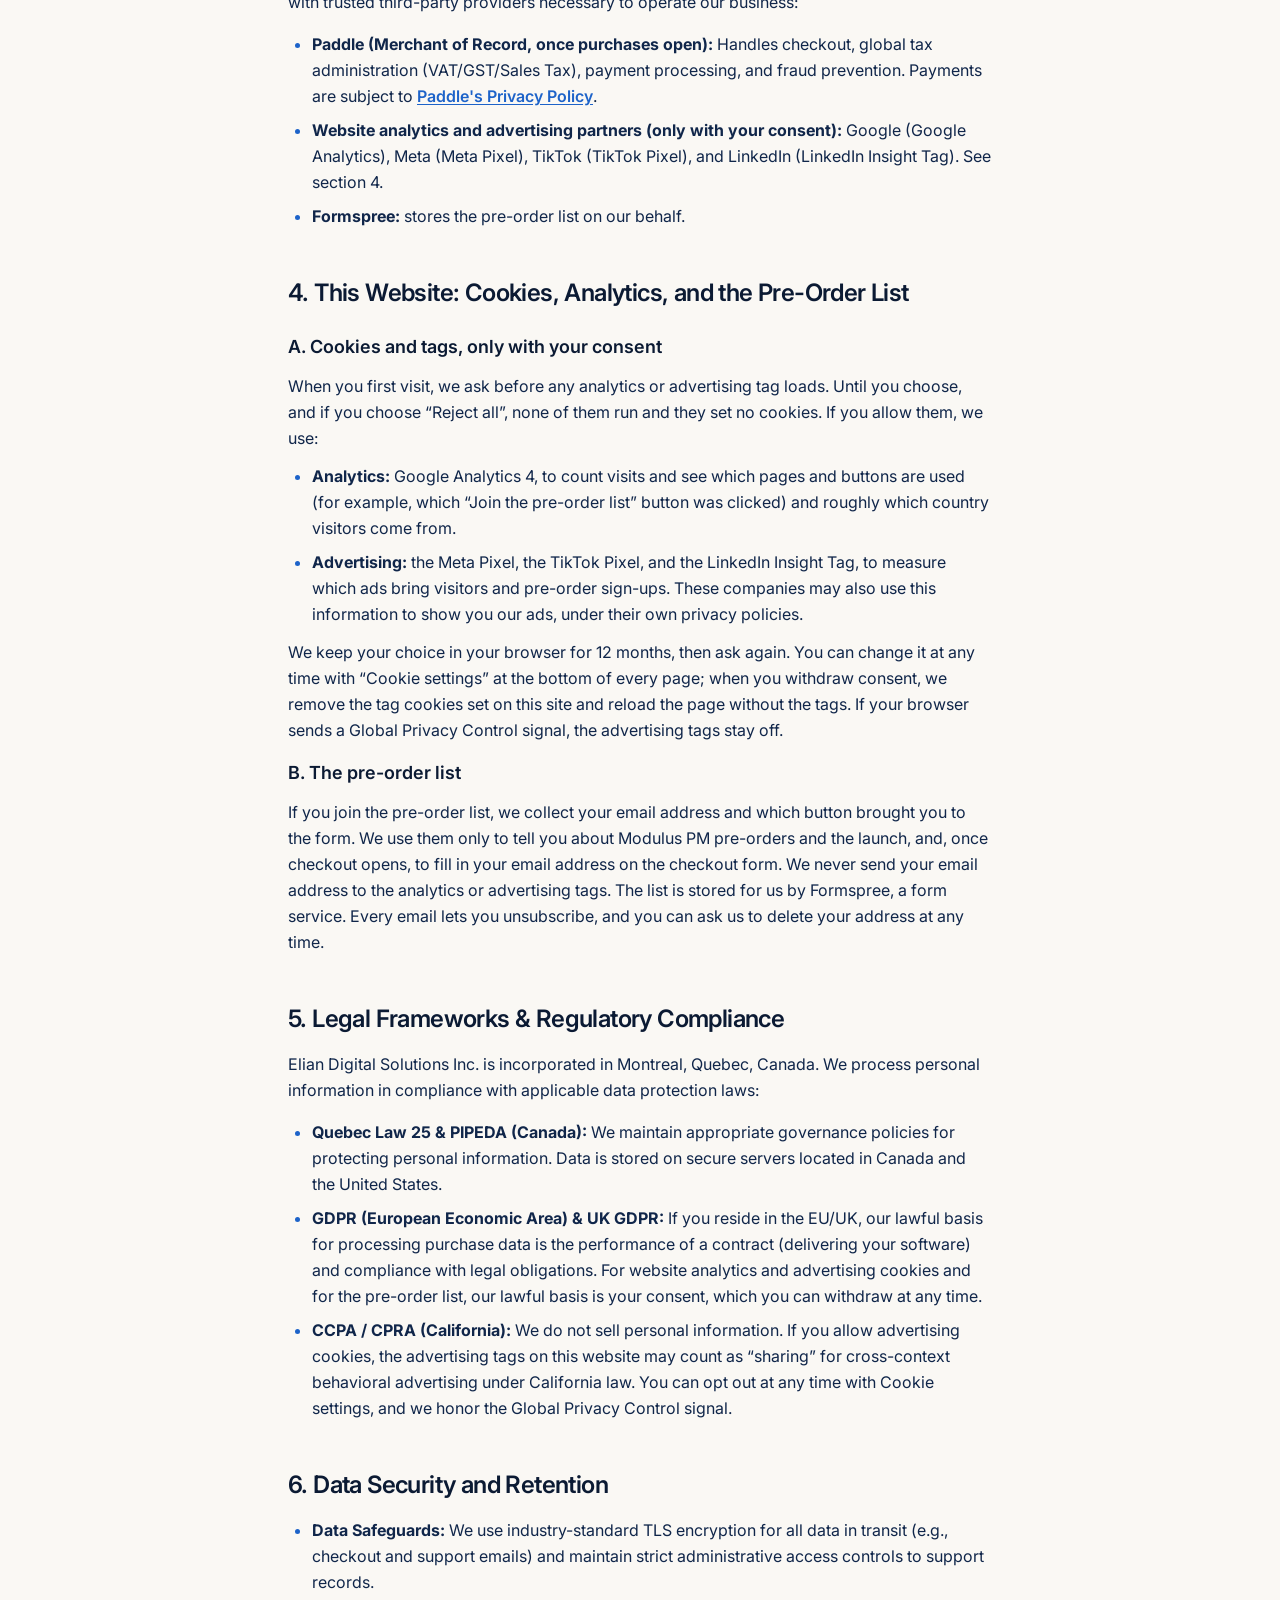
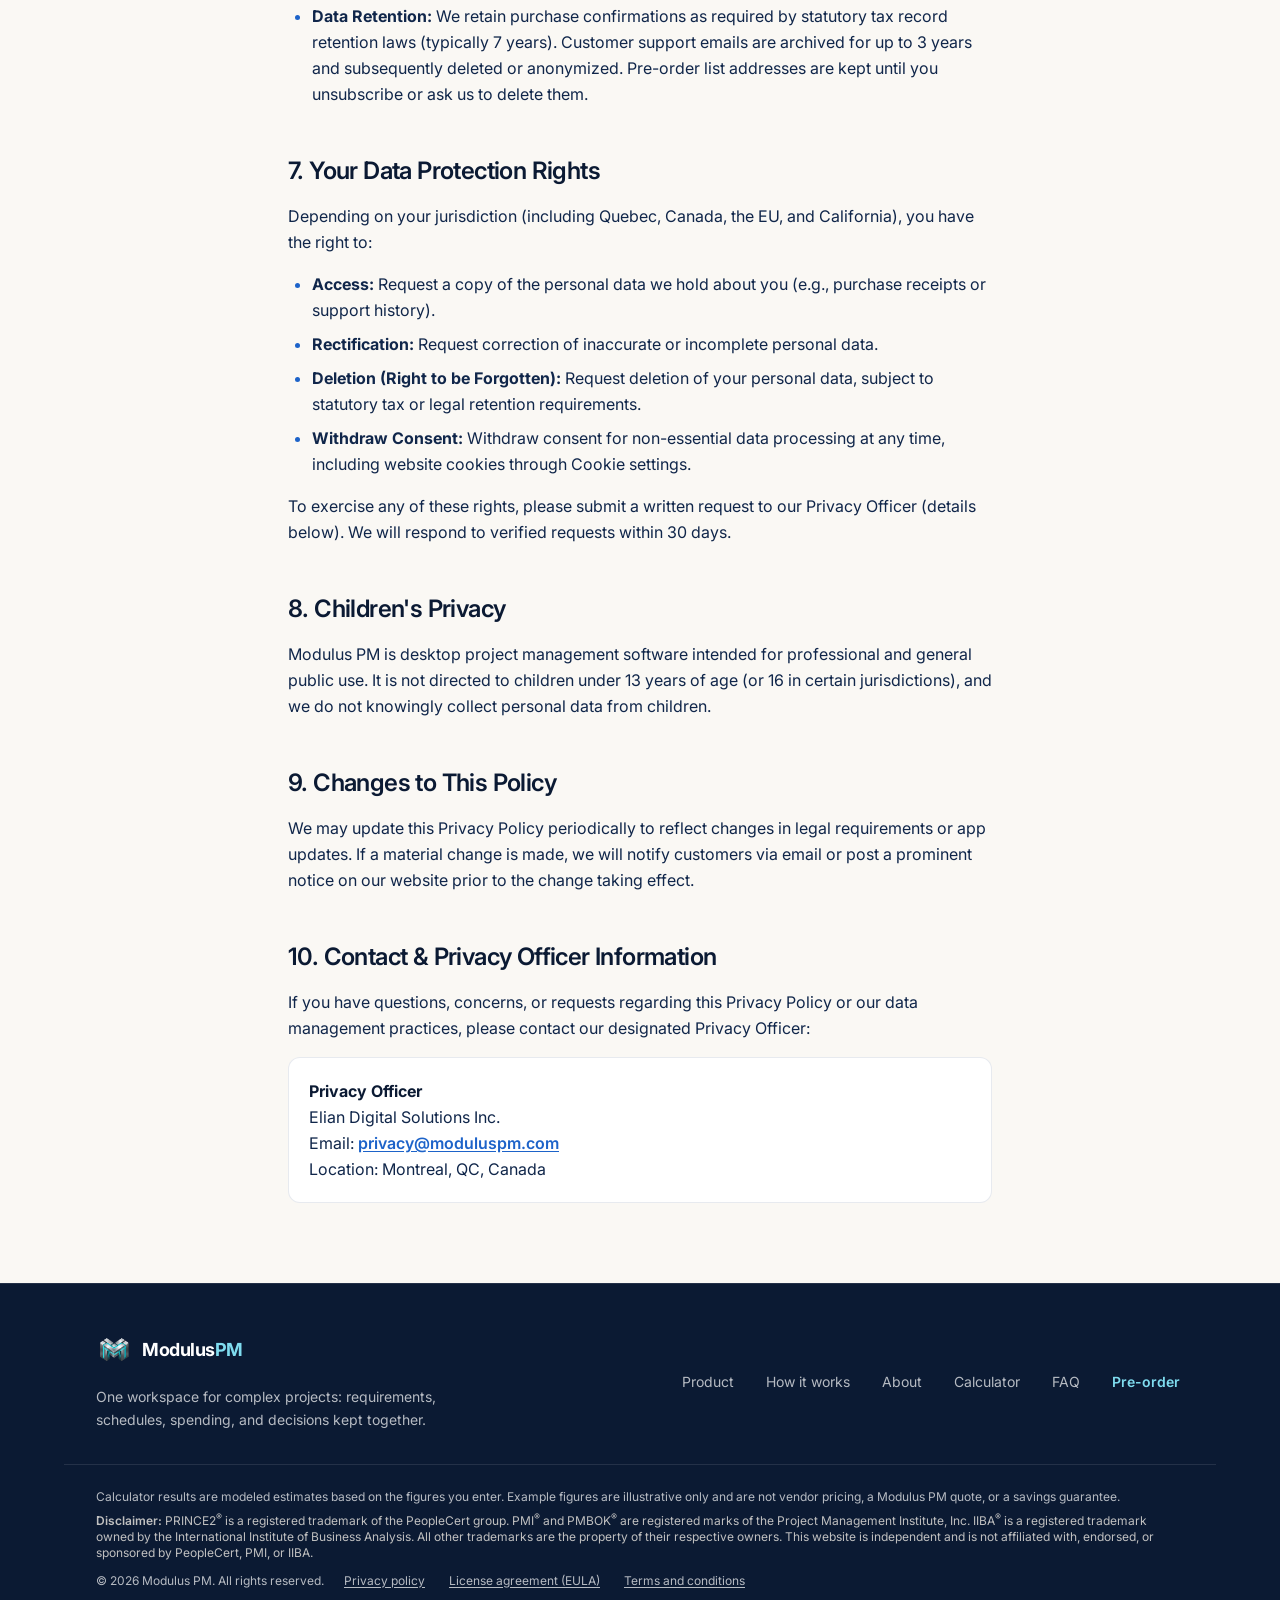
<file: privacy/index.html>
<!doctype html>
<html lang="en">
  <head>
    <meta charset="UTF-8" />
    <link rel="icon" type="image/png" sizes="48x48" href="/icons/icon-48x48.png" />
    <link rel="apple-touch-icon" href="/icons/icon-192x192.png" />
    <meta name="viewport" content="width=device-width, initial-scale=1.0" />
    <title>Privacy Policy | Modulus PM</title>
    <meta
      name="description"
      content="How Modulus PM handles personal information: purchases, licensing, support, the pre-order list, and cookies on this website."
    />
    <meta property="og:type" content="website" />
    <meta property="og:site_name" content="Modulus PM" />
    <meta property="og:title" content="Modulus PM | Connected delivery for complex projects" />
    <meta
      property="og:description"
      content="Keep requirements, deliverables, boards, budgets, and decisions aligned. Own the way you work and compare 10-year SaaS costs with a lifetime purchase."
    />
    <meta name="twitter:title" content="Modulus PM | Connected delivery for complex projects" />
    <meta
      name="twitter:description"
      content="One workspace for requirements, schedules, boards, budgets, and decisions. Compare 10-year SaaS costs with a lifetime purchase."
    />
    <link rel="preconnect" href="https://fonts.googleapis.com" />
    <link rel="preconnect" href="https://fonts.gstatic.com" crossorigin />
    <link
      href="https://fonts.googleapis.com/css2?family=Inter:wght@400;500;600;700;800&display=swap"
      rel="stylesheet"
    />
    <meta property="og:image" content="https://eliandigitalsolutions.com/og.png" />
    <meta property="og:image:width" content="1200" />
    <meta property="og:image:height" content="630" />
    <meta property="og:url" content="https://eliandigitalsolutions.com/privacy/" />
    <meta name="twitter:card" content="summary_large_image" />
    <meta name="twitter:image" content="https://eliandigitalsolutions.com/og.png" />
    <script type="module" crossorigin src="/assets/privacy-C2OI2W_6.js"></script>
    <link rel="modulepreload" crossorigin href="/assets/index-wCPKT72k.js">
    <link rel="modulepreload" crossorigin href="/assets/LegalLayout-7FoSgk_9.js">
    <link rel="stylesheet" crossorigin href="/assets/index-CBTt-Gf1.css">
  </head>
  <body>
    <div id="root"></div>
  </body>
</html>
</file>
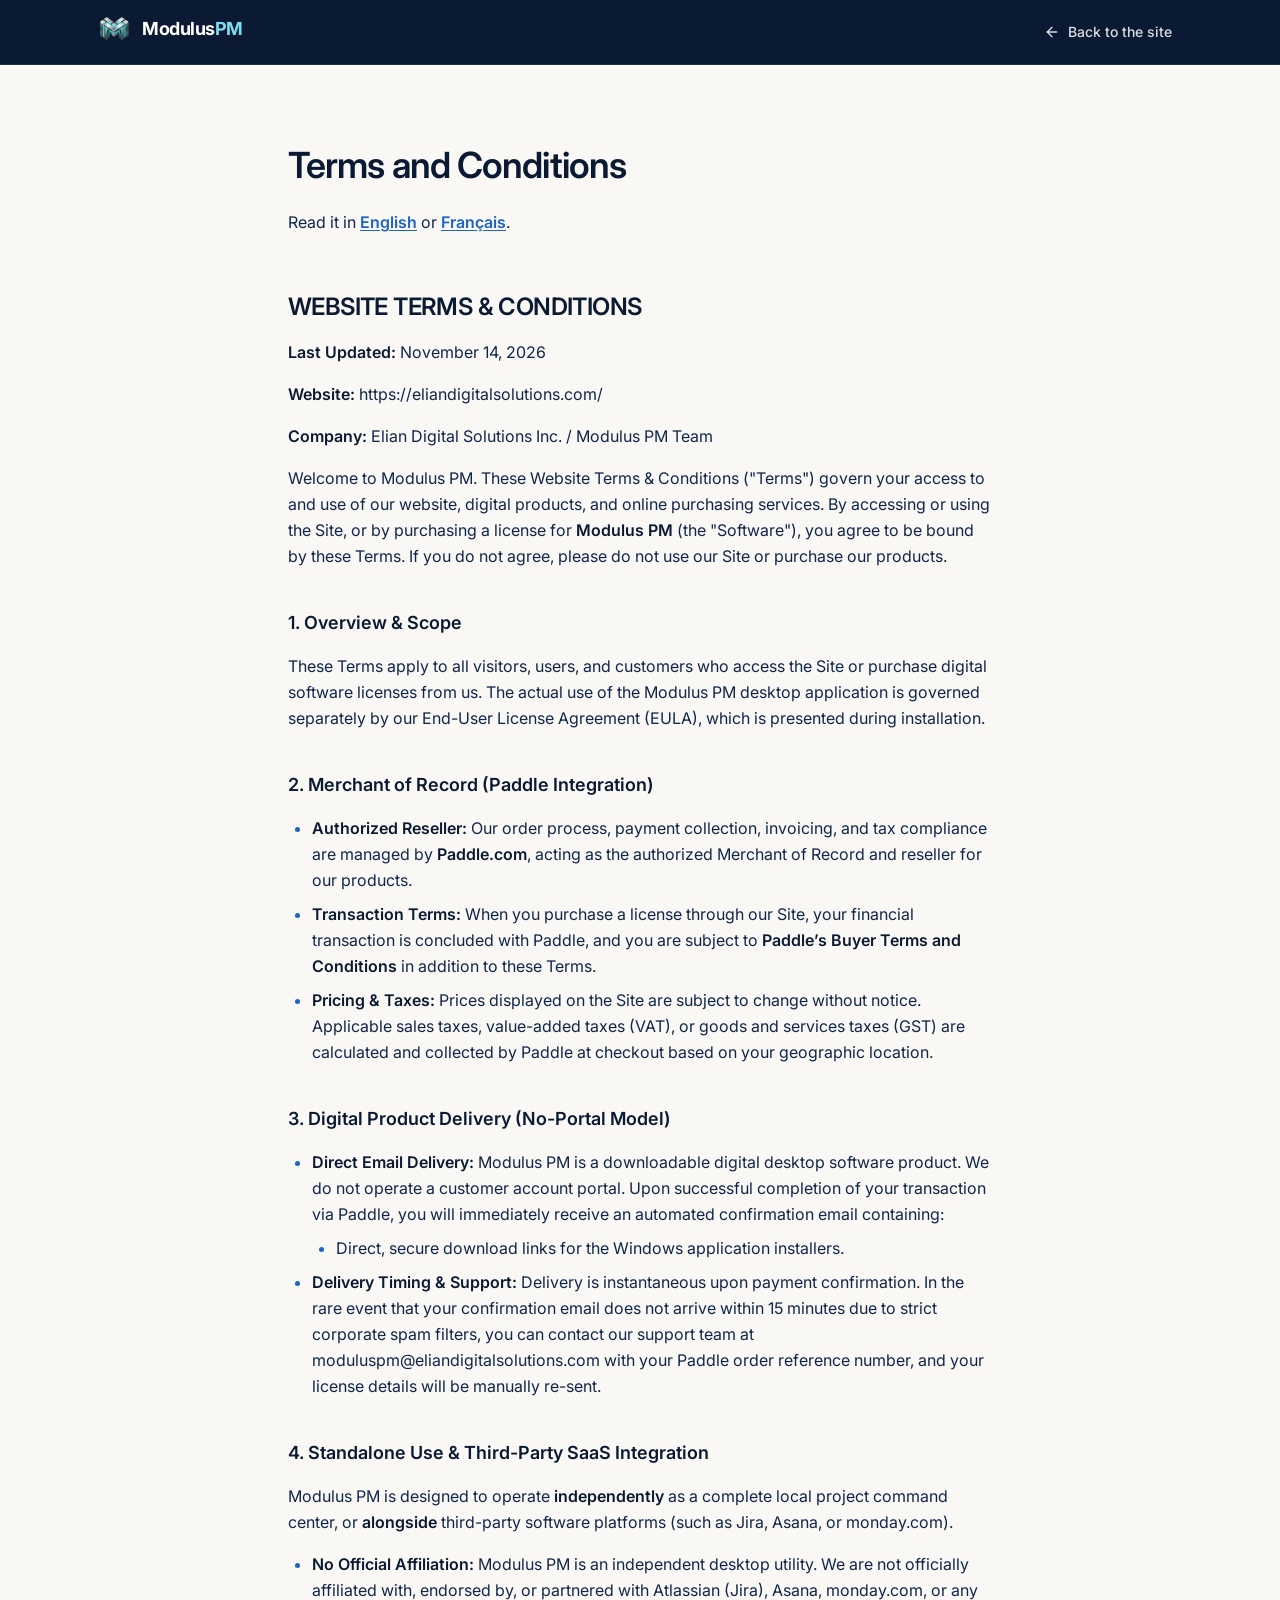
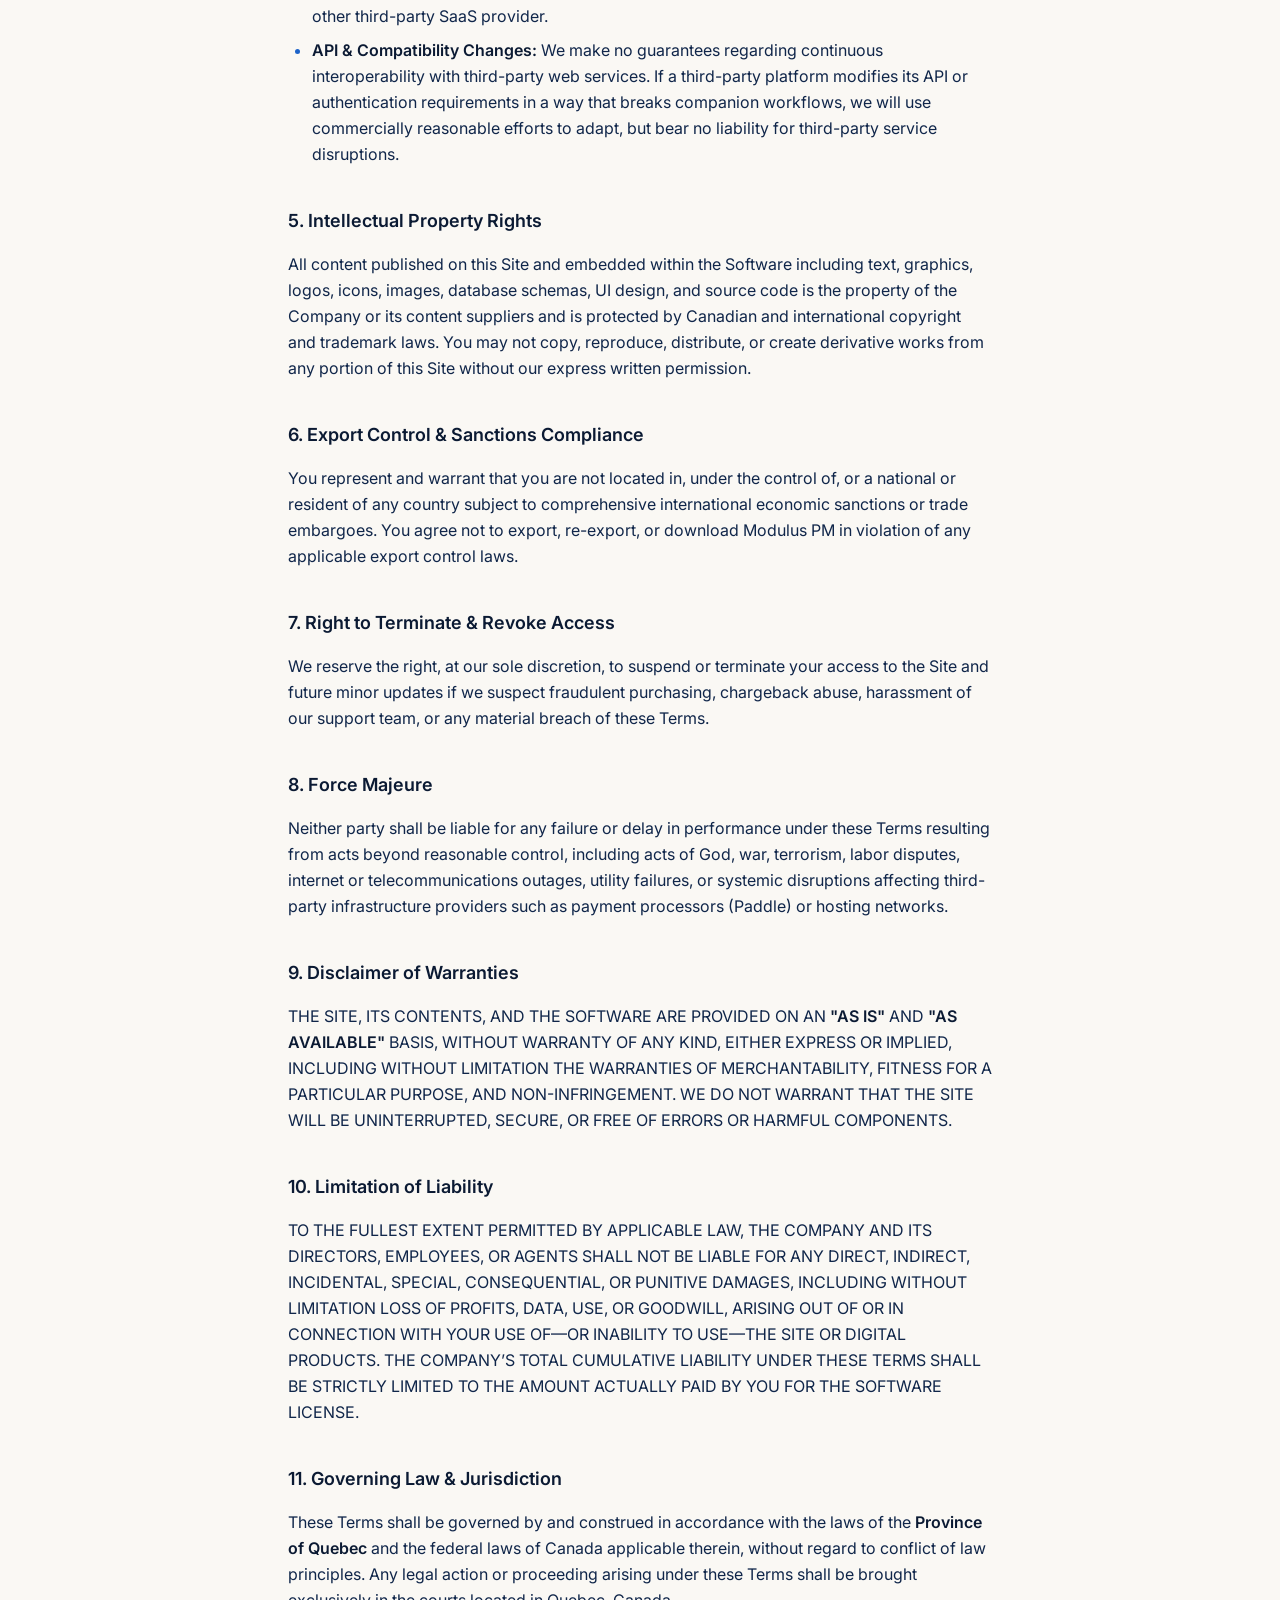
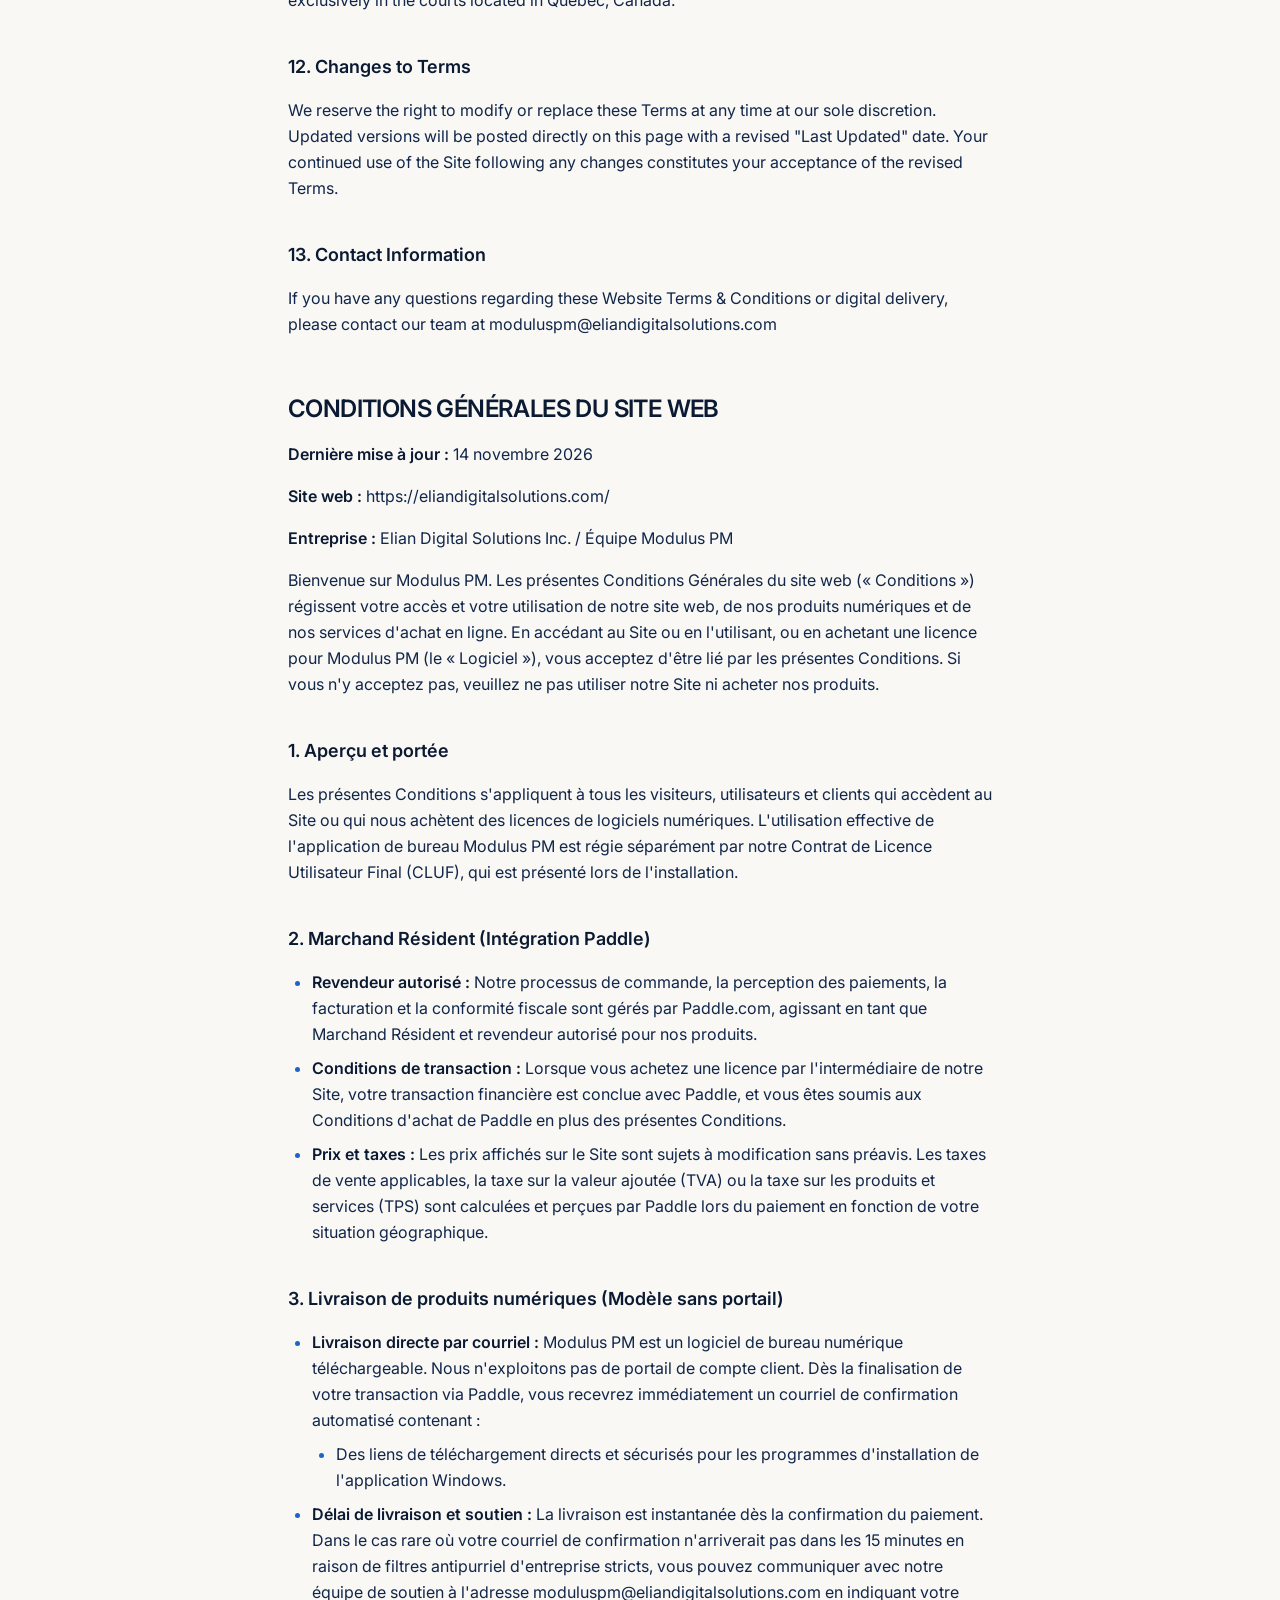
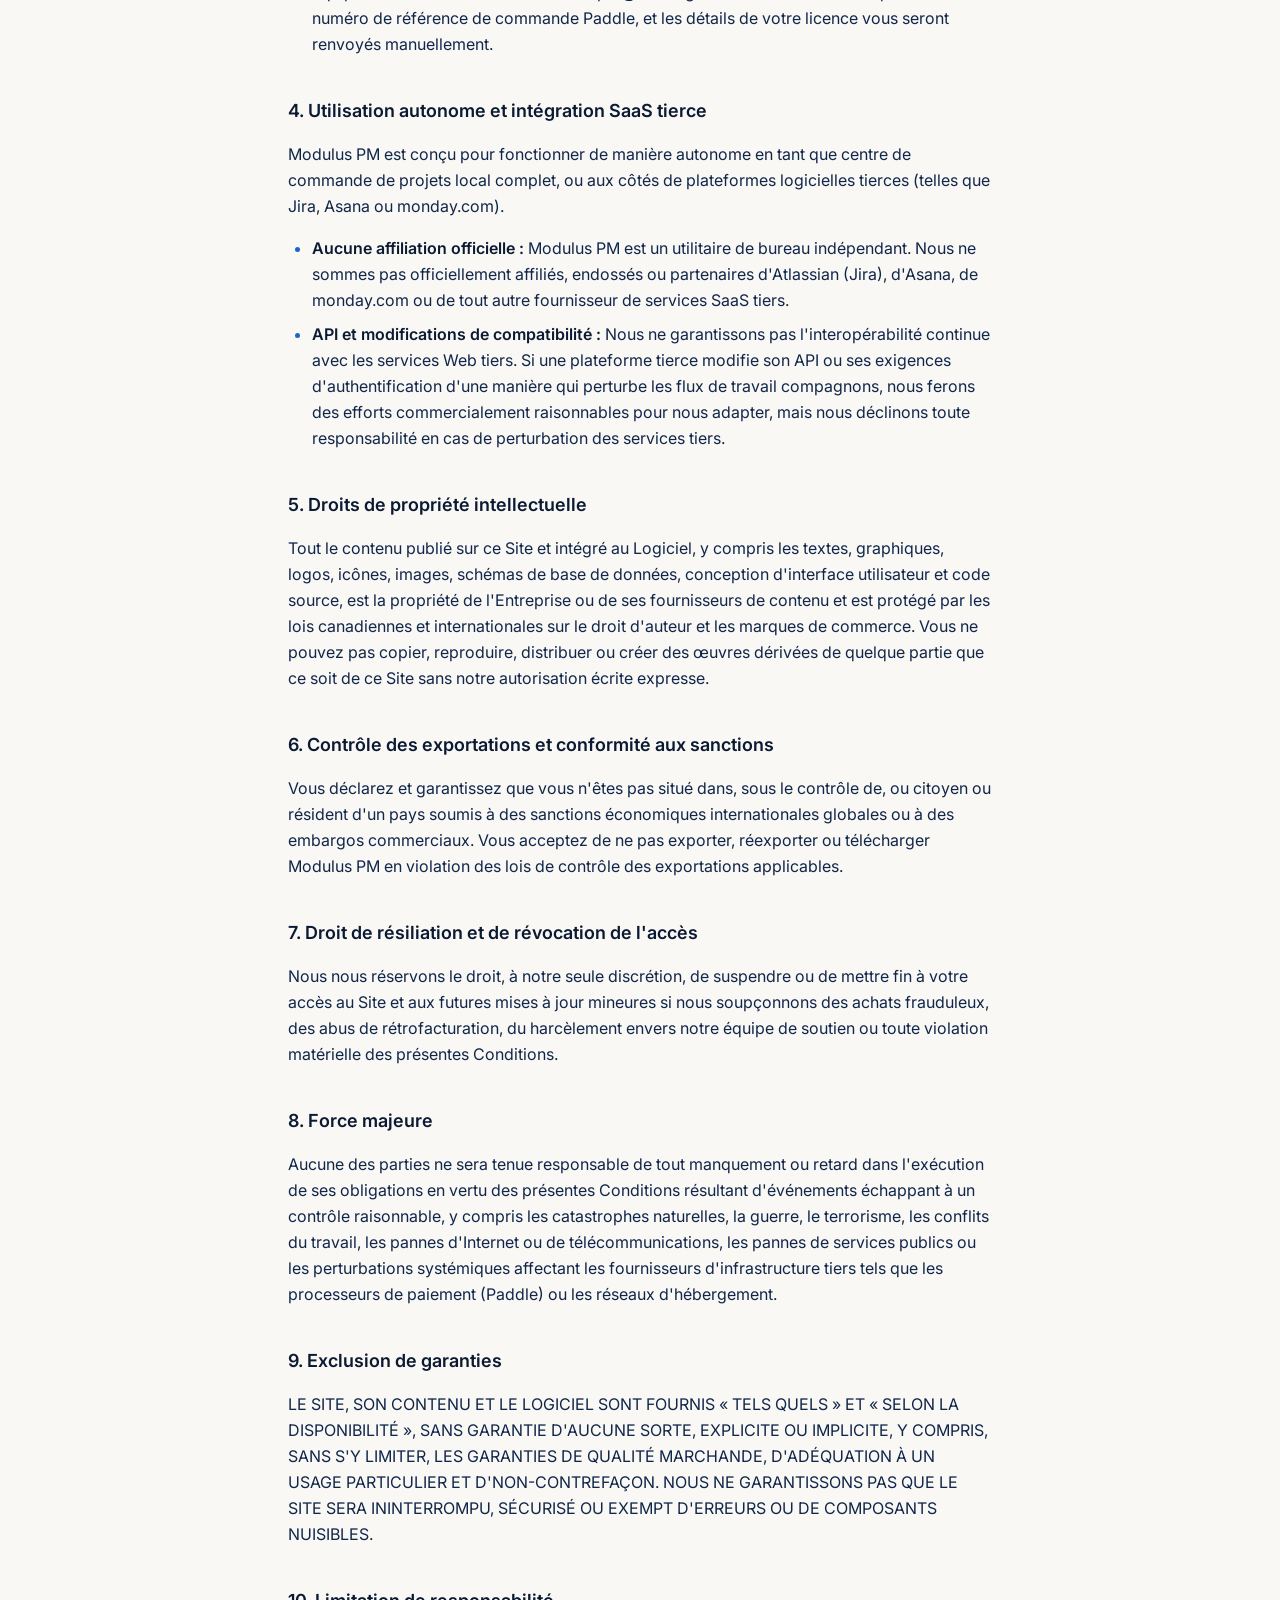
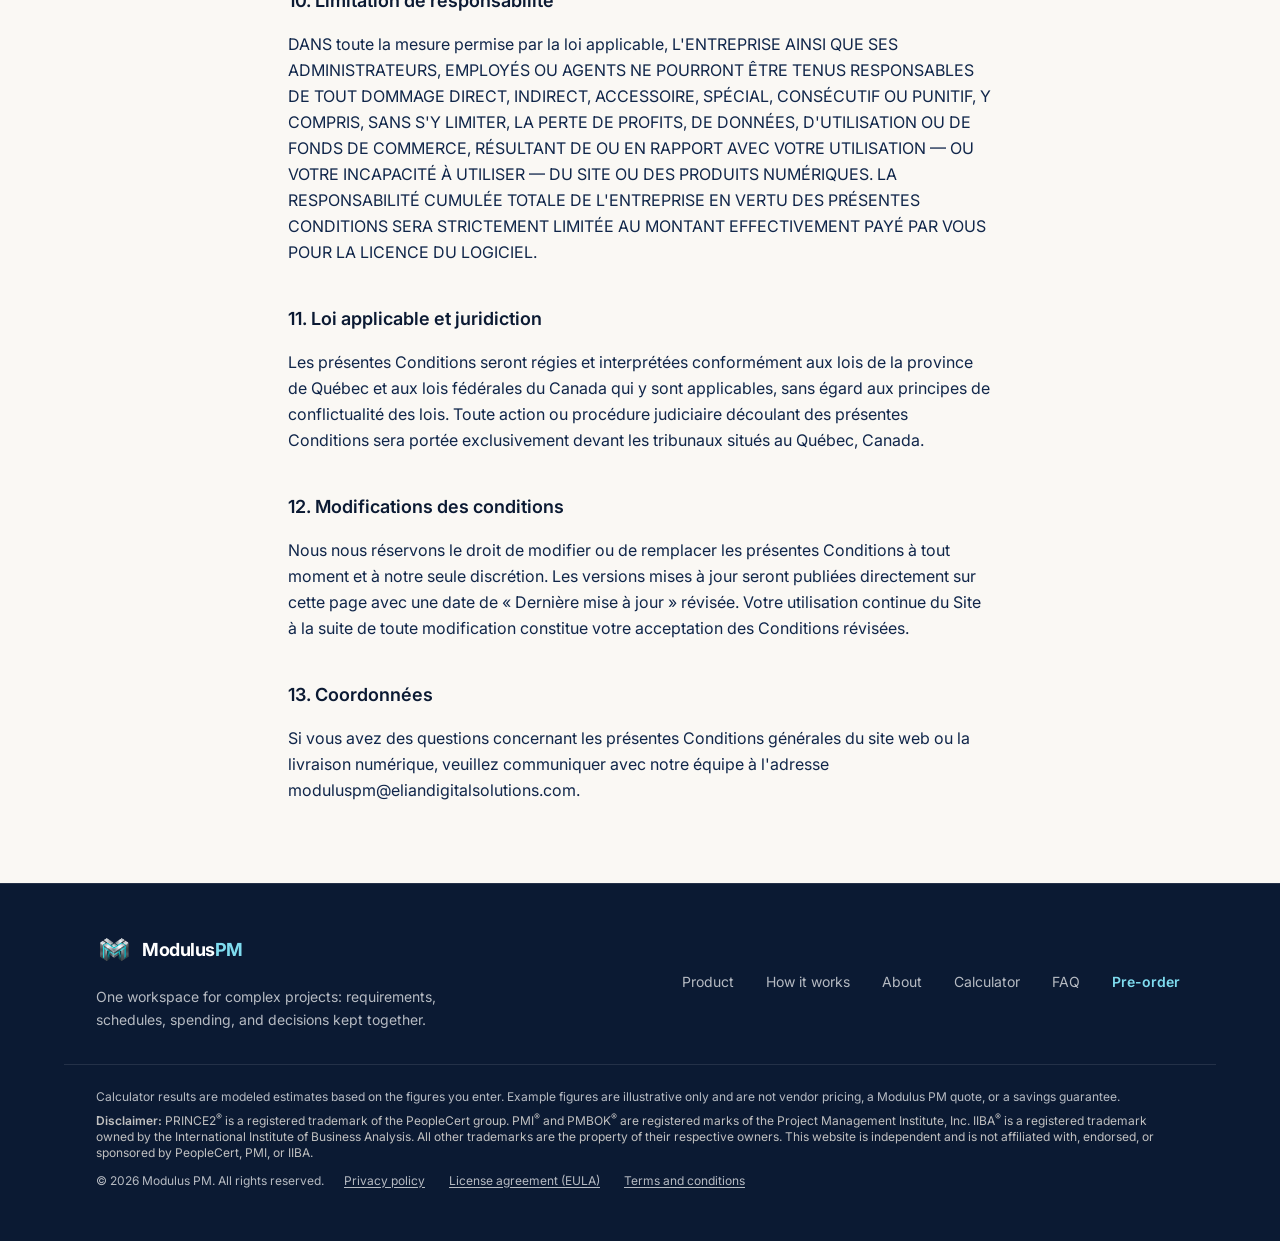
<file: terms/index.html>
<!doctype html>
<html lang="en">
  <head>
    <meta charset="UTF-8" />
    <link rel="icon" type="image/png" sizes="48x48" href="/icons/icon-48x48.png" />
    <link rel="apple-touch-icon" href="/icons/icon-192x192.png" />
    <meta name="viewport" content="width=device-width, initial-scale=1.0" />
    <title>Terms and Conditions | Modulus PM</title>
    <meta
      name="description"
      content="The website terms and conditions for Modulus PM, in English and French."
    />
    <meta property="og:type" content="website" />
    <meta property="og:site_name" content="Modulus PM" />
    <meta property="og:title" content="Modulus PM | Connected delivery for complex projects" />
    <meta
      property="og:description"
      content="Keep requirements, deliverables, boards, budgets, and decisions aligned. Own the way you work and compare 10-year SaaS costs with a lifetime purchase."
    />
    <meta name="twitter:title" content="Modulus PM | Connected delivery for complex projects" />
    <meta
      name="twitter:description"
      content="One workspace for requirements, schedules, boards, budgets, and decisions. Compare 10-year SaaS costs with a lifetime purchase."
    />
    <link rel="preconnect" href="https://fonts.googleapis.com" />
    <link rel="preconnect" href="https://fonts.gstatic.com" crossorigin />
    <link
      href="https://fonts.googleapis.com/css2?family=Inter:wght@400;500;600;700;800&display=swap"
      rel="stylesheet"
    />
    <meta property="og:image" content="https://eliandigitalsolutions.com/og.png" />
    <meta property="og:image:width" content="1200" />
    <meta property="og:image:height" content="630" />
    <meta property="og:url" content="https://eliandigitalsolutions.com/terms/" />
    <meta name="twitter:card" content="summary_large_image" />
    <meta name="twitter:image" content="https://eliandigitalsolutions.com/og.png" />
    <script type="module" crossorigin src="/assets/terms-DYWGzHiE.js"></script>
    <link rel="modulepreload" crossorigin href="/assets/index-wCPKT72k.js">
    <link rel="modulepreload" crossorigin href="/assets/LegalDocument-5bwWEJ18.js">
    <link rel="modulepreload" crossorigin href="/assets/LegalLayout-7FoSgk_9.js">
    <link rel="stylesheet" crossorigin href="/assets/index-CBTt-Gf1.css">
  </head>
  <body>
    <div id="root"></div>
  </body>
</html>
</file>
<file: assets/index-CBTt-Gf1.css>
*,:before,:after{--tw-border-spacing-x: 0;--tw-border-spacing-y: 0;--tw-translate-x: 0;--tw-translate-y: 0;--tw-rotate: 0;--tw-skew-x: 0;--tw-skew-y: 0;--tw-scale-x: 1;--tw-scale-y: 1;--tw-pan-x: ;--tw-pan-y: ;--tw-pinch-zoom: ;--tw-scroll-snap-strictness: proximity;--tw-gradient-from-position: ;--tw-gradient-via-position: ;--tw-gradient-to-position: ;--tw-ordinal: ;--tw-slashed-zero: ;--tw-numeric-figure: ;--tw-numeric-spacing: ;--tw-numeric-fraction: ;--tw-ring-inset: ;--tw-ring-offset-width: 0px;--tw-ring-offset-color: #fff;--tw-ring-color: rgb(42 116 224 / .5);--tw-ring-offset-shadow: 0 0 #0000;--tw-ring-shadow: 0 0 #0000;--tw-shadow: 0 0 #0000;--tw-shadow-colored: 0 0 #0000;--tw-blur: ;--tw-brightness: ;--tw-contrast: ;--tw-grayscale: ;--tw-hue-rotate: ;--tw-invert: ;--tw-saturate: ;--tw-sepia: ;--tw-drop-shadow: ;--tw-backdrop-blur: ;--tw-backdrop-brightness: ;--tw-backdrop-contrast: ;--tw-backdrop-grayscale: ;--tw-backdrop-hue-rotate: ;--tw-backdrop-invert: ;--tw-backdrop-opacity: ;--tw-backdrop-saturate: ;--tw-backdrop-sepia: ;--tw-contain-size: ;--tw-contain-layout: ;--tw-contain-paint: ;--tw-contain-style: }::backdrop{--tw-border-spacing-x: 0;--tw-border-spacing-y: 0;--tw-translate-x: 0;--tw-translate-y: 0;--tw-rotate: 0;--tw-skew-x: 0;--tw-skew-y: 0;--tw-scale-x: 1;--tw-scale-y: 1;--tw-pan-x: ;--tw-pan-y: ;--tw-pinch-zoom: ;--tw-scroll-snap-strictness: proximity;--tw-gradient-from-position: ;--tw-gradient-via-position: ;--tw-gradient-to-position: ;--tw-ordinal: ;--tw-slashed-zero: ;--tw-numeric-figure: ;--tw-numeric-spacing: ;--tw-numeric-fraction: ;--tw-ring-inset: ;--tw-ring-offset-width: 0px;--tw-ring-offset-color: #fff;--tw-ring-color: rgb(42 116 224 / .5);--tw-ring-offset-shadow: 0 0 #0000;--tw-ring-shadow: 0 0 #0000;--tw-shadow: 0 0 #0000;--tw-shadow-colored: 0 0 #0000;--tw-blur: ;--tw-brightness: ;--tw-contrast: ;--tw-grayscale: ;--tw-hue-rotate: ;--tw-invert: ;--tw-saturate: ;--tw-sepia: ;--tw-drop-shadow: ;--tw-backdrop-blur: ;--tw-backdrop-brightness: ;--tw-backdrop-contrast: ;--tw-backdrop-grayscale: ;--tw-backdrop-hue-rotate: ;--tw-backdrop-invert: ;--tw-backdrop-opacity: ;--tw-backdrop-saturate: ;--tw-backdrop-sepia: ;--tw-contain-size: ;--tw-contain-layout: ;--tw-contain-paint: ;--tw-contain-style: }*,:before,:after{box-sizing:border-box;border-width:0;border-style:solid;border-color:#e5e7eb}:before,:after{--tw-content: ""}html,:host{line-height:1.5;-webkit-text-size-adjust:100%;-moz-tab-size:4;-o-tab-size:4;tab-size:4;font-family:Inter,system-ui,-apple-system,Segoe UI,sans-serif;font-feature-settings:normal;font-variation-settings:normal;-webkit-tap-highlight-color:transparent}body{margin:0;line-height:inherit}hr{height:0;color:inherit;border-top-width:1px}abbr:where([title]){-webkit-text-decoration:underline dotted;text-decoration:underline dotted}h1,h2,h3,h4,h5,h6{font-size:inherit;font-weight:inherit}a{color:inherit;text-decoration:inherit}b,strong{font-weight:bolder}code,kbd,samp,pre{font-family:ui-monospace,SFMono-Regular,Menlo,Monaco,Consolas,Liberation Mono,Courier New,monospace;font-feature-settings:normal;font-variation-settings:normal;font-size:1em}small{font-size:80%}sub,sup{font-size:75%;line-height:0;position:relative;vertical-align:baseline}sub{bottom:-.25em}sup{top:-.5em}table{text-indent:0;border-color:inherit;border-collapse:collapse}button,input,optgroup,select,textarea{font-family:inherit;font-feature-settings:inherit;font-variation-settings:inherit;font-size:100%;font-weight:inherit;line-height:inherit;letter-spacing:inherit;color:inherit;margin:0;padding:0}button,select{text-transform:none}button,input:where([type=button]),input:where([type=reset]),input:where([type=submit]){-webkit-appearance:button;background-color:transparent;background-image:none}:-moz-focusring{outline:auto}:-moz-ui-invalid{box-shadow:none}progress{vertical-align:baseline}::-webkit-inner-spin-button,::-webkit-outer-spin-button{height:auto}[type=search]{-webkit-appearance:textfield;outline-offset:-2px}::-webkit-search-decoration{-webkit-appearance:none}::-webkit-file-upload-button{-webkit-appearance:button;font:inherit}summary{display:list-item}blockquote,dl,dd,h1,h2,h3,h4,h5,h6,hr,figure,p,pre{margin:0}fieldset{margin:0;padding:0}legend{padding:0}ol,ul,menu{list-style:none;margin:0;padding:0}dialog{padding:0}textarea{resize:vertical}input::-moz-placeholder,textarea::-moz-placeholder{opacity:1;color:#9ca3af}input::placeholder,textarea::placeholder{opacity:1;color:#9ca3af}button,[role=button]{cursor:pointer}:disabled{cursor:default}img,svg,video,canvas,audio,iframe,embed,object{display:block;vertical-align:middle}img,video{max-width:100%;height:auto}[hidden]:where(:not([hidden=until-found])){display:none}html{scroll-behavior:smooth;scroll-padding-top:5rem;-webkit-text-size-adjust:100%}body{--tw-bg-opacity: 1;background-color:rgb(250 248 244 / var(--tw-bg-opacity, 1));font-family:Inter,system-ui,-apple-system,Segoe UI,sans-serif;--tw-text-opacity: 1;color:rgb(11 26 51 / var(--tw-text-opacity, 1));-webkit-font-smoothing:antialiased;-moz-osx-font-smoothing:grayscale;overflow-x:hidden}:focus-visible{outline:2px solid transparent;outline-offset:2px;--tw-ring-offset-shadow: var(--tw-ring-inset) 0 0 0 var(--tw-ring-offset-width) var(--tw-ring-offset-color);--tw-ring-shadow: var(--tw-ring-inset) 0 0 0 calc(2px + var(--tw-ring-offset-width)) var(--tw-ring-color);box-shadow:var(--tw-ring-offset-shadow),var(--tw-ring-shadow),var(--tw-shadow, 0 0 #0000);--tw-ring-opacity: 1;--tw-ring-color: rgb(22 179 214 / var(--tw-ring-opacity, 1));--tw-ring-offset-width: 2px;--tw-ring-offset-color: #faf8f4}.sr-only{position:absolute;width:1px;height:1px;padding:0;margin:-1px;overflow:hidden;clip:rect(0,0,0,0);white-space:nowrap;border-width:0}.pointer-events-none{pointer-events:none}.visible{visibility:visible}.fixed{position:fixed}.absolute{position:absolute}.relative{position:relative}.inset-0{inset:0}.inset-x-0{left:0;right:0}.inset-x-4{left:1rem;right:1rem}.-left-\[10000px\]{left:-10000px}.bottom-4{bottom:1rem}.top-0{top:0}.top-0\.5{top:.125rem}.isolate{isolation:isolate}.-z-10{z-index:-10}.z-50{z-index:50}.z-\[70\]{z-index:70}.-m-1{margin:-.25rem}.mx-1{margin-left:.25rem;margin-right:.25rem}.mx-auto{margin-left:auto;margin-right:auto}.mb-2\.5{margin-bottom:.625rem}.mb-4{margin-bottom:1rem}.ml-2{margin-left:.5rem}.ml-3{margin-left:.75rem}.ml-6{margin-left:1.5rem}.ml-\[88px\]{margin-left:88px}.mt-0\.5{margin-top:.125rem}.mt-1{margin-top:.25rem}.mt-1\.5{margin-top:.375rem}.mt-10{margin-top:2.5rem}.mt-12{margin-top:3rem}.mt-14{margin-top:3.5rem}.mt-2{margin-top:.5rem}.mt-2\.5{margin-top:.625rem}.mt-3{margin-top:.75rem}.mt-4{margin-top:1rem}.mt-5{margin-top:1.25rem}.mt-6{margin-top:1.5rem}.mt-8{margin-top:2rem}.mt-px{margin-top:1px}.block{display:block}.flex{display:flex}.inline-flex{display:inline-flex}.table{display:table}.grid{display:grid}.hidden{display:none}.aspect-\[16\/10\]{aspect-ratio:16/10}.aspect-video{aspect-ratio:16 / 9}.h-1{height:.25rem}.h-1\.5{height:.375rem}.h-10{height:2.5rem}.h-11{height:2.75rem}.h-16{height:4rem}.h-2{height:.5rem}.h-2\.5{height:.625rem}.h-3{height:.75rem}.h-3\.5{height:.875rem}.h-4{height:1rem}.h-5{height:1.25rem}.h-8{height:2rem}.h-9{height:2.25rem}.h-auto{height:auto}.h-px{height:1px}.min-h-\[1\.25rem\]{min-height:1.25rem}.min-h-screen{min-height:100vh}.w-1\.5{width:.375rem}.w-1\/2{width:50%}.w-10{width:2.5rem}.w-11{width:2.75rem}.w-2\.5{width:.625rem}.w-3{width:.75rem}.w-3\.5{width:.875rem}.w-4{width:1rem}.w-5{width:1.25rem}.w-8{width:2rem}.w-9{width:2.25rem}.w-\[62\%\]{width:62%}.w-\[80px\]{width:80px}.w-\[min\(94vw\,1200px\)\]{width:min(94vw,1200px)}.w-full{width:100%}.w-px{width:1px}.min-w-0{min-width:0px}.min-w-\[520px\]{min-width:520px}.max-w-2xl{max-width:42rem}.max-w-3xl{max-width:48rem}.max-w-6xl{max-width:72rem}.max-w-full{max-width:100%}.max-w-md{max-width:28rem}.max-w-none{max-width:none}.max-w-sm{max-width:24rem}.max-w-xl{max-width:36rem}.flex-1{flex:1 1 0%}.shrink-0{flex-shrink:0}.rotate-180{--tw-rotate: 180deg;transform:translate(var(--tw-translate-x),var(--tw-translate-y)) rotate(var(--tw-rotate)) skew(var(--tw-skew-x)) skewY(var(--tw-skew-y)) scaleX(var(--tw-scale-x)) scaleY(var(--tw-scale-y))}.rotate-45{--tw-rotate: 45deg;transform:translate(var(--tw-translate-x),var(--tw-translate-y)) rotate(var(--tw-rotate)) skew(var(--tw-skew-x)) skewY(var(--tw-skew-y)) scaleX(var(--tw-scale-x)) scaleY(var(--tw-scale-y))}@keyframes spin{to{transform:rotate(360deg)}}.animate-spin{animation:spin 1s linear infinite}.cursor-pointer{cursor:pointer}.scroll-mt-20{scroll-margin-top:5rem}.scroll-mt-24{scroll-margin-top:6rem}.scroll-mt-8{scroll-margin-top:2rem}.list-disc{list-style-type:disc}.list-none{list-style-type:none}.grid-cols-2{grid-template-columns:repeat(2,minmax(0,1fr))}.grid-cols-6{grid-template-columns:repeat(6,minmax(0,1fr))}.grid-cols-\[minmax\(0\,1\.2fr\)_repeat\(3\,minmax\(0\,1fr\)\)\]{grid-template-columns:minmax(0,1.2fr) repeat(3,minmax(0,1fr))}.flex-col{flex-direction:column}.flex-col-reverse{flex-direction:column-reverse}.flex-wrap{flex-wrap:wrap}.items-start{align-items:flex-start}.items-center{align-items:center}.items-baseline{align-items:baseline}.justify-start{justify-content:flex-start}.justify-center{justify-content:center}.justify-between{justify-content:space-between}.gap-1{gap:.25rem}.gap-1\.5{gap:.375rem}.gap-12{gap:3rem}.gap-2{gap:.5rem}.gap-2\.5{gap:.625rem}.gap-3{gap:.75rem}.gap-4{gap:1rem}.gap-6{gap:1.5rem}.gap-8{gap:2rem}.gap-x-4{-moz-column-gap:1rem;column-gap:1rem}.gap-x-6{-moz-column-gap:1.5rem;column-gap:1.5rem}.gap-x-8{-moz-column-gap:2rem;column-gap:2rem}.gap-y-1{row-gap:.25rem}.gap-y-2{row-gap:.5rem}.gap-y-4{row-gap:1rem}.space-y-1>:not([hidden])~:not([hidden]){--tw-space-y-reverse: 0;margin-top:calc(.25rem * calc(1 - var(--tw-space-y-reverse)));margin-bottom:calc(.25rem * var(--tw-space-y-reverse))}.space-y-2>:not([hidden])~:not([hidden]){--tw-space-y-reverse: 0;margin-top:calc(.5rem * calc(1 - var(--tw-space-y-reverse)));margin-bottom:calc(.5rem * var(--tw-space-y-reverse))}.space-y-2\.5>:not([hidden])~:not([hidden]){--tw-space-y-reverse: 0;margin-top:calc(.625rem * calc(1 - var(--tw-space-y-reverse)));margin-bottom:calc(.625rem * var(--tw-space-y-reverse))}.space-y-3>:not([hidden])~:not([hidden]){--tw-space-y-reverse: 0;margin-top:calc(.75rem * calc(1 - var(--tw-space-y-reverse)));margin-bottom:calc(.75rem * var(--tw-space-y-reverse))}.space-y-4>:not([hidden])~:not([hidden]){--tw-space-y-reverse: 0;margin-top:calc(1rem * calc(1 - var(--tw-space-y-reverse)));margin-bottom:calc(1rem * var(--tw-space-y-reverse))}.space-y-5>:not([hidden])~:not([hidden]){--tw-space-y-reverse: 0;margin-top:calc(1.25rem * calc(1 - var(--tw-space-y-reverse)));margin-bottom:calc(1.25rem * var(--tw-space-y-reverse))}.space-y-6>:not([hidden])~:not([hidden]){--tw-space-y-reverse: 0;margin-top:calc(1.5rem * calc(1 - var(--tw-space-y-reverse)));margin-bottom:calc(1.5rem * var(--tw-space-y-reverse))}.space-y-8>:not([hidden])~:not([hidden]){--tw-space-y-reverse: 0;margin-top:calc(2rem * calc(1 - var(--tw-space-y-reverse)));margin-bottom:calc(2rem * var(--tw-space-y-reverse))}.overflow-hidden{overflow:hidden}.overflow-visible{overflow:visible}.overflow-x-auto{overflow-x:auto}.overflow-x-clip{overflow-x:clip}.truncate{overflow:hidden;text-overflow:ellipsis;white-space:nowrap}.whitespace-nowrap{white-space:nowrap}.whitespace-pre-line{white-space:pre-line}.text-balance{text-wrap:balance}.break-words{overflow-wrap:break-word}.rounded{border-radius:.25rem}.rounded-2xl{border-radius:1rem}.rounded-3xl{border-radius:1.5rem}.rounded-full{border-radius:9999px}.rounded-lg{border-radius:.5rem}.rounded-md{border-radius:.375rem}.rounded-xl{border-radius:.75rem}.border{border-width:1px}.border-b{border-bottom-width:1px}.border-l-2{border-left-width:2px}.border-l-4{border-left-width:4px}.border-t{border-top-width:1px}.border-dashed{border-style:dashed}.border-amber-500\/40{border-color:#d9962b66}.border-amber-500\/50{border-color:#d9962b80}.border-blue-600{--tw-border-opacity: 1;border-color:rgb(29 99 201 / var(--tw-border-opacity, 1))}.border-blue-600\/30{border-color:#1d63c94d}.border-cyan-400\/70{border-color:#38c8e6b3}.border-cyan-500{--tw-border-opacity: 1;border-color:rgb(22 179 214 / var(--tw-border-opacity, 1))}.border-cyan-500\/40{border-color:#16b3d666}.border-cyan-500\/50{border-color:#16b3d680}.border-navy-700\/10{border-color:#17335f1a}.border-navy-700\/15{border-color:#17335f26}.border-navy-700\/20{border-color:#17335f33}.border-navy-700\/25{border-color:#17335f40}.border-navy-700\/30{border-color:#17335f4d}.border-navy-700\/40{border-color:#17335f66}.border-navy-900\/10{border-color:#0b1a331a}.border-transparent{border-color:transparent}.border-white\/10{border-color:#ffffff1a}.border-white\/20{border-color:#fff3}.border-white\/25{border-color:#ffffff40}.bg-amber-500{--tw-bg-opacity: 1;background-color:rgb(217 150 43 / var(--tw-bg-opacity, 1))}.bg-amber-500\/10{background-color:#d9962b1a}.bg-amber-500\/20{background-color:#d9962b33}.bg-blue-500{--tw-bg-opacity: 1;background-color:rgb(42 116 224 / var(--tw-bg-opacity, 1))}.bg-blue-600{--tw-bg-opacity: 1;background-color:rgb(29 99 201 / var(--tw-bg-opacity, 1))}.bg-blue-600\/5{background-color:#1d63c90d}.bg-cyan-100{--tw-bg-opacity: 1;background-color:rgb(217 246 252 / var(--tw-bg-opacity, 1))}.bg-cyan-100\/50{background-color:#d9f6fc80}.bg-cyan-100\/60{background-color:#d9f6fc99}.bg-cyan-100\/70{background-color:#d9f6fcb3}.bg-cyan-400{--tw-bg-opacity: 1;background-color:rgb(56 200 230 / var(--tw-bg-opacity, 1))}.bg-cyan-500{--tw-bg-opacity: 1;background-color:rgb(22 179 214 / var(--tw-bg-opacity, 1))}.bg-cyan-500\/10{background-color:#16b3d61a}.bg-navy-600{--tw-bg-opacity: 1;background-color:rgb(33 68 122 / var(--tw-bg-opacity, 1))}.bg-navy-700{--tw-bg-opacity: 1;background-color:rgb(23 51 95 / var(--tw-bg-opacity, 1))}.bg-navy-700\/20{background-color:#17335f33}.bg-navy-700\/30{background-color:#17335f4d}.bg-navy-800{--tw-bg-opacity: 1;background-color:rgb(16 38 74 / var(--tw-bg-opacity, 1))}.bg-navy-900{--tw-bg-opacity: 1;background-color:rgb(11 26 51 / var(--tw-bg-opacity, 1))}.bg-navy-900\/20{background-color:#0b1a3333}.bg-navy-900\/70{background-color:#0b1a33b3}.bg-navy-900\/95{background-color:#0b1a33f2}.bg-warm-100{--tw-bg-opacity: 1;background-color:rgb(243 239 231 / var(--tw-bg-opacity, 1))}.bg-warm-200{--tw-bg-opacity: 1;background-color:rgb(230 224 211 / var(--tw-bg-opacity, 1))}.bg-warm-50{--tw-bg-opacity: 1;background-color:rgb(250 248 244 / var(--tw-bg-opacity, 1))}.bg-white{--tw-bg-opacity: 1;background-color:rgb(255 255 255 / var(--tw-bg-opacity, 1))}.bg-white\/15{background-color:#ffffff26}.bg-white\/5{background-color:#ffffff0d}.bg-white\/60{background-color:#fff9}.bg-\[radial-gradient\(50\%_60\%_at_50\%_0\%\,rgba\(22\,179\,214\,0\.25\)\,transparent\)\]{background-image:radial-gradient(50% 60% at 50% 0%,rgba(22,179,214,.25),transparent)}.bg-\[radial-gradient\(60\%_50\%_at_80\%_0\%\,rgba\(22\,179\,214\,0\.22\)\,transparent\)\,radial-gradient\(50\%_40\%_at_0\%_100\%\,rgba\(42\,116\,224\,0\.25\)\,transparent\)\]{background-image:radial-gradient(60% 50% at 80% 0%,rgba(22,179,214,.22),transparent),radial-gradient(50% 40% at 0% 100%,rgba(42,116,224,.25),transparent)}.bg-gradient-to-br{background-image:linear-gradient(to bottom right,var(--tw-gradient-stops))}.from-navy-800{--tw-gradient-from: #10264a var(--tw-gradient-from-position);--tw-gradient-to: rgb(16 38 74 / 0) var(--tw-gradient-to-position);--tw-gradient-stops: var(--tw-gradient-from), var(--tw-gradient-to)}.via-navy-700{--tw-gradient-to: rgb(23 51 95 / 0) var(--tw-gradient-to-position);--tw-gradient-stops: var(--tw-gradient-from), #17335f var(--tw-gradient-via-position), var(--tw-gradient-to)}.to-navy-800{--tw-gradient-to: #10264a var(--tw-gradient-to-position)}.object-contain{-o-object-fit:contain;object-fit:contain}.object-cover{-o-object-fit:cover;object-fit:cover}.object-left-top{-o-object-position:left top;object-position:left top}.p-0{padding:0}.p-1{padding:.25rem}.p-1\.5{padding:.375rem}.p-2\.5{padding:.625rem}.p-3{padding:.75rem}.p-3\.5{padding:.875rem}.p-4{padding:1rem}.p-5{padding:1.25rem}.p-6{padding:1.5rem}.px-1{padding-left:.25rem;padding-right:.25rem}.px-1\.5{padding-left:.375rem;padding-right:.375rem}.px-2\.5{padding-left:.625rem;padding-right:.625rem}.px-3{padding-left:.75rem;padding-right:.75rem}.px-4{padding-left:1rem;padding-right:1rem}.px-5{padding-left:1.25rem;padding-right:1.25rem}.px-6{padding-left:1.5rem;padding-right:1.5rem}.py-0\.5{padding-top:.125rem;padding-bottom:.125rem}.py-1{padding-top:.25rem;padding-bottom:.25rem}.py-10{padding-top:2.5rem;padding-bottom:2.5rem}.py-12{padding-top:3rem;padding-bottom:3rem}.py-16{padding-top:4rem;padding-bottom:4rem}.py-2{padding-top:.5rem;padding-bottom:.5rem}.py-2\.5{padding-top:.625rem;padding-bottom:.625rem}.py-20{padding-top:5rem;padding-bottom:5rem}.py-3{padding-top:.75rem;padding-bottom:.75rem}.py-5{padding-top:1.25rem;padding-bottom:1.25rem}.pb-14{padding-bottom:3.5rem}.pb-16{padding-bottom:4rem}.pb-6{padding-bottom:1.5rem}.pl-3{padding-left:.75rem}.pl-5{padding-left:1.25rem}.pl-6{padding-left:1.5rem}.pl-\[1\.15rem\]{padding-left:1.15rem}.pt-1{padding-top:.25rem}.pt-28{padding-top:7rem}.pt-3{padding-top:.75rem}.pt-6{padding-top:1.5rem}.text-left{text-align:left}.text-center{text-align:center}.text-right{text-align:right}.text-2xl{font-size:1.5rem;line-height:2rem}.text-3xl{font-size:1.875rem;line-height:2.25rem}.text-4xl{font-size:2.25rem;line-height:2.5rem}.text-\[10px\]{font-size:10px}.text-\[11px\]{font-size:11px}.text-\[8px\]{font-size:8px}.text-\[9px\]{font-size:9px}.text-base{font-size:1rem;line-height:1.5rem}.text-lg{font-size:1.125rem;line-height:1.75rem}.text-sm{font-size:.875rem;line-height:1.25rem}.text-xs{font-size:.75rem;line-height:1rem}.font-bold{font-weight:700}.font-medium{font-weight:500}.font-semibold{font-weight:600}.uppercase{text-transform:uppercase}.not-italic{font-style:normal}.tabular-nums{--tw-numeric-spacing: tabular-nums;font-variant-numeric:var(--tw-ordinal) var(--tw-slashed-zero) var(--tw-numeric-figure) var(--tw-numeric-spacing) var(--tw-numeric-fraction)}.leading-\[1\.12\]{line-height:1.12}.leading-\[1\.15\]{line-height:1.15}.leading-relaxed{line-height:1.625}.leading-snug{line-height:1.375}.leading-tight{line-height:1.25}.tracking-\[0\.14em\]{letter-spacing:.14em}.tracking-\[0\.18em\]{letter-spacing:.18em}.tracking-\[0\.2em\]{letter-spacing:.2em}.tracking-tight{letter-spacing:-.025em}.tracking-wide{letter-spacing:.025em}.tracking-wider{letter-spacing:.05em}.text-amber-500{--tw-text-opacity: 1;color:rgb(217 150 43 / var(--tw-text-opacity, 1))}.text-blue-600{--tw-text-opacity: 1;color:rgb(29 99 201 / var(--tw-text-opacity, 1))}.text-cyan-300{--tw-text-opacity: 1;color:rgb(127 220 239 / var(--tw-text-opacity, 1))}.text-cyan-300\/70{color:#7fdcefb3}.text-cyan-500{--tw-text-opacity: 1;color:rgb(22 179 214 / var(--tw-text-opacity, 1))}.text-navy-700{--tw-text-opacity: 1;color:rgb(23 51 95 / var(--tw-text-opacity, 1))}.text-navy-800{--tw-text-opacity: 1;color:rgb(16 38 74 / var(--tw-text-opacity, 1))}.text-navy-900{--tw-text-opacity: 1;color:rgb(11 26 51 / var(--tw-text-opacity, 1))}.text-red-700{--tw-text-opacity: 1;color:rgb(185 28 28 / var(--tw-text-opacity, 1))}.text-silver{--tw-text-opacity: 1;color:rgb(192 192 192 / var(--tw-text-opacity, 1))}.text-transparent{color:transparent}.text-warm-300{--tw-text-opacity: 1;color:rgb(210 201 183 / var(--tw-text-opacity, 1))}.text-white{--tw-text-opacity: 1;color:rgb(255 255 255 / var(--tw-text-opacity, 1))}.text-white\/60{color:#fff9}.text-white\/70{color:#ffffffb3}.text-white\/75{color:#ffffffbf}.text-white\/80{color:#fffc}.text-white\/85{color:#ffffffd9}.underline{text-decoration-line:underline}.underline-offset-2{text-underline-offset:2px}.underline-offset-4{text-underline-offset:4px}.accent-blue-600{accent-color:#1d63c9}.opacity-\[0\.07\]{opacity:.07}.shadow-2xl{--tw-shadow: 0 25px 50px -12px rgb(0 0 0 / .25);--tw-shadow-colored: 0 25px 50px -12px var(--tw-shadow-color);box-shadow:var(--tw-ring-offset-shadow, 0 0 #0000),var(--tw-ring-shadow, 0 0 #0000),var(--tw-shadow)}.shadow-lg{--tw-shadow: 0 10px 15px -3px rgb(0 0 0 / .1), 0 4px 6px -4px rgb(0 0 0 / .1);--tw-shadow-colored: 0 10px 15px -3px var(--tw-shadow-color), 0 4px 6px -4px var(--tw-shadow-color);box-shadow:var(--tw-ring-offset-shadow, 0 0 #0000),var(--tw-ring-shadow, 0 0 #0000),var(--tw-shadow)}.shadow-md{--tw-shadow: 0 4px 6px -1px rgb(0 0 0 / .1), 0 2px 4px -2px rgb(0 0 0 / .1);--tw-shadow-colored: 0 4px 6px -1px var(--tw-shadow-color), 0 2px 4px -2px var(--tw-shadow-color);box-shadow:var(--tw-ring-offset-shadow, 0 0 #0000),var(--tw-ring-shadow, 0 0 #0000),var(--tw-shadow)}.shadow-sm{--tw-shadow: 0 1px 2px 0 rgb(0 0 0 / .05);--tw-shadow-colored: 0 1px 2px 0 var(--tw-shadow-color);box-shadow:var(--tw-ring-offset-shadow, 0 0 #0000),var(--tw-ring-shadow, 0 0 #0000),var(--tw-shadow)}.shadow-xl{--tw-shadow: 0 20px 25px -5px rgb(0 0 0 / .1), 0 8px 10px -6px rgb(0 0 0 / .1);--tw-shadow-colored: 0 20px 25px -5px var(--tw-shadow-color), 0 8px 10px -6px var(--tw-shadow-color);box-shadow:var(--tw-ring-offset-shadow, 0 0 #0000),var(--tw-ring-shadow, 0 0 #0000),var(--tw-shadow)}.shadow-black\/40{--tw-shadow-color: rgb(0 0 0 / .4);--tw-shadow: var(--tw-shadow-colored)}.shadow-cyan-500\/20{--tw-shadow-color: rgb(22 179 214 / .2);--tw-shadow: var(--tw-shadow-colored)}.shadow-navy-900\/15{--tw-shadow-color: rgb(11 26 51 / .15);--tw-shadow: var(--tw-shadow-colored)}.shadow-navy-900\/20{--tw-shadow-color: rgb(11 26 51 / .2);--tw-shadow: var(--tw-shadow-colored)}.shadow-navy-900\/25{--tw-shadow-color: rgb(11 26 51 / .25);--tw-shadow: var(--tw-shadow-colored)}.shadow-navy-900\/30{--tw-shadow-color: rgb(11 26 51 / .3);--tw-shadow: var(--tw-shadow-colored)}.shadow-navy-900\/5{--tw-shadow-color: rgb(11 26 51 / .05);--tw-shadow: var(--tw-shadow-colored)}.filter{filter:var(--tw-blur) var(--tw-brightness) var(--tw-contrast) var(--tw-grayscale) var(--tw-hue-rotate) var(--tw-invert) var(--tw-saturate) var(--tw-sepia) var(--tw-drop-shadow)}.backdrop-blur{--tw-backdrop-blur: blur(8px);-webkit-backdrop-filter:var(--tw-backdrop-blur) var(--tw-backdrop-brightness) var(--tw-backdrop-contrast) var(--tw-backdrop-grayscale) var(--tw-backdrop-hue-rotate) var(--tw-backdrop-invert) var(--tw-backdrop-opacity) var(--tw-backdrop-saturate) var(--tw-backdrop-sepia);backdrop-filter:var(--tw-backdrop-blur) var(--tw-backdrop-brightness) var(--tw-backdrop-contrast) var(--tw-backdrop-grayscale) var(--tw-backdrop-hue-rotate) var(--tw-backdrop-invert) var(--tw-backdrop-opacity) var(--tw-backdrop-saturate) var(--tw-backdrop-sepia)}.backdrop-blur-sm{--tw-backdrop-blur: blur(4px);-webkit-backdrop-filter:var(--tw-backdrop-blur) var(--tw-backdrop-brightness) var(--tw-backdrop-contrast) var(--tw-backdrop-grayscale) var(--tw-backdrop-hue-rotate) var(--tw-backdrop-invert) var(--tw-backdrop-opacity) var(--tw-backdrop-saturate) var(--tw-backdrop-sepia);backdrop-filter:var(--tw-backdrop-blur) var(--tw-backdrop-brightness) var(--tw-backdrop-contrast) var(--tw-backdrop-grayscale) var(--tw-backdrop-hue-rotate) var(--tw-backdrop-invert) var(--tw-backdrop-opacity) var(--tw-backdrop-saturate) var(--tw-backdrop-sepia)}.transition{transition-property:color,background-color,border-color,text-decoration-color,fill,stroke,opacity,box-shadow,transform,filter,backdrop-filter;transition-timing-function:cubic-bezier(.4,0,.2,1);transition-duration:.15s}.transition-all{transition-property:all;transition-timing-function:cubic-bezier(.4,0,.2,1);transition-duration:.15s}.transition-colors{transition-property:color,background-color,border-color,text-decoration-color,fill,stroke;transition-timing-function:cubic-bezier(.4,0,.2,1);transition-duration:.15s}.transition-shadow{transition-property:box-shadow;transition-timing-function:cubic-bezier(.4,0,.2,1);transition-duration:.15s}.transition-transform{transition-property:transform;transition-timing-function:cubic-bezier(.4,0,.2,1);transition-duration:.15s}.duration-200{transition-duration:.2s}.duration-300{transition-duration:.3s}.\[background-image\:linear-gradient\(to_right\,white_1px\,transparent_1px\)\,linear-gradient\(to_bottom\,white_1px\,transparent_1px\)\]{background-image:linear-gradient(to right,white 1px,transparent 1px),linear-gradient(to bottom,white 1px,transparent 1px)}.\[background-size\:48px_48px\]{background-size:48px 48px}@media(prefers-reduced-motion:reduce){html{scroll-behavior:auto}*,*:before,*:after{animation-duration:.01ms!important;animation-iteration-count:1!important;transition-duration:.01ms!important;scroll-behavior:auto!important}}.marker\:text-blue-600 *::marker{color:#1d63c9}.marker\:text-blue-600::marker{color:#1d63c9}.placeholder\:text-navy-600\/50::-moz-placeholder{color:#21447a80}.placeholder\:text-navy-600\/50::placeholder{color:#21447a80}.backdrop\:bg-black\/70::backdrop{background-color:#000000b3}.last\:border-b-0:last-child{border-bottom-width:0px}.hover\:border-cyan-400\/40:hover{border-color:#38c8e666}.hover\:border-cyan-400\/60:hover{border-color:#38c8e699}.hover\:border-navy-700\/40:hover{border-color:#17335f66}.hover\:bg-cyan-400:hover{--tw-bg-opacity: 1;background-color:rgb(56 200 230 / var(--tw-bg-opacity, 1))}.hover\:bg-navy-700:hover{--tw-bg-opacity: 1;background-color:rgb(23 51 95 / var(--tw-bg-opacity, 1))}.hover\:bg-warm-100:hover{--tw-bg-opacity: 1;background-color:rgb(243 239 231 / var(--tw-bg-opacity, 1))}.hover\:bg-white:hover{--tw-bg-opacity: 1;background-color:rgb(255 255 255 / var(--tw-bg-opacity, 1))}.hover\:bg-white\/10:hover{background-color:#ffffff1a}.hover\:bg-white\/5:hover{background-color:#ffffff0d}.hover\:text-navy-900:hover{--tw-text-opacity: 1;color:rgb(11 26 51 / var(--tw-text-opacity, 1))}.hover\:text-white:hover{--tw-text-opacity: 1;color:rgb(255 255 255 / var(--tw-text-opacity, 1))}.hover\:underline:hover{text-decoration-line:underline}.hover\:shadow-md:hover{--tw-shadow: 0 4px 6px -1px rgb(0 0 0 / .1), 0 2px 4px -2px rgb(0 0 0 / .1);--tw-shadow-colored: 0 4px 6px -1px var(--tw-shadow-color), 0 2px 4px -2px var(--tw-shadow-color);box-shadow:var(--tw-ring-offset-shadow, 0 0 #0000),var(--tw-ring-shadow, 0 0 #0000),var(--tw-shadow)}.focus\:not-sr-only:focus{position:static;width:auto;height:auto;padding:0;margin:0;overflow:visible;clip:auto;white-space:normal}.focus\:absolute:focus{position:absolute}.focus\:left-4:focus{left:1rem}.focus\:top-4:focus{top:1rem}.focus\:z-\[60\]:focus{z-index:60}.focus\:rounded-lg:focus{border-radius:.5rem}.focus\:border-blue-600:focus{--tw-border-opacity: 1;border-color:rgb(29 99 201 / var(--tw-border-opacity, 1))}.focus\:bg-cyan-500:focus{--tw-bg-opacity: 1;background-color:rgb(22 179 214 / var(--tw-bg-opacity, 1))}.focus\:px-4:focus{padding-left:1rem;padding-right:1rem}.focus\:py-2:focus{padding-top:.5rem;padding-bottom:.5rem}.focus\:text-sm:focus{font-size:.875rem;line-height:1.25rem}.focus\:font-semibold:focus{font-weight:600}.focus\:text-navy-900:focus{--tw-text-opacity: 1;color:rgb(11 26 51 / var(--tw-text-opacity, 1))}.focus\:outline-none:focus{outline:2px solid transparent;outline-offset:2px}.focus\:ring-2:focus{--tw-ring-offset-shadow: var(--tw-ring-inset) 0 0 0 var(--tw-ring-offset-width) var(--tw-ring-offset-color);--tw-ring-shadow: var(--tw-ring-inset) 0 0 0 calc(2px + var(--tw-ring-offset-width)) var(--tw-ring-color);box-shadow:var(--tw-ring-offset-shadow),var(--tw-ring-shadow),var(--tw-shadow, 0 0 #0000)}.focus\:ring-cyan-500\/40:focus{--tw-ring-color: rgb(22 179 214 / .4)}.focus-visible\:outline-none:focus-visible{outline:2px solid transparent;outline-offset:2px}.focus-visible\:ring-2:focus-visible{--tw-ring-offset-shadow: var(--tw-ring-inset) 0 0 0 var(--tw-ring-offset-width) var(--tw-ring-offset-color);--tw-ring-shadow: var(--tw-ring-inset) 0 0 0 calc(2px + var(--tw-ring-offset-width)) var(--tw-ring-color);box-shadow:var(--tw-ring-offset-shadow),var(--tw-ring-shadow),var(--tw-shadow, 0 0 #0000)}.focus-visible\:ring-cyan-300:focus-visible{--tw-ring-opacity: 1;--tw-ring-color: rgb(127 220 239 / var(--tw-ring-opacity, 1))}.focus-visible\:ring-cyan-400:focus-visible{--tw-ring-opacity: 1;--tw-ring-color: rgb(56 200 230 / var(--tw-ring-opacity, 1))}.focus-visible\:ring-cyan-500:focus-visible{--tw-ring-opacity: 1;--tw-ring-color: rgb(22 179 214 / var(--tw-ring-opacity, 1))}.focus-visible\:ring-offset-2:focus-visible{--tw-ring-offset-width: 2px}.focus-visible\:ring-offset-navy-900:focus-visible{--tw-ring-offset-color: #0b1a33}.focus-visible\:ring-offset-warm-50:focus-visible{--tw-ring-offset-color: #faf8f4}.active\:translate-y-0:active{--tw-translate-y: 0px;transform:translate(var(--tw-translate-x),var(--tw-translate-y)) rotate(var(--tw-rotate)) skew(var(--tw-skew-x)) skewY(var(--tw-skew-y)) scaleX(var(--tw-scale-x)) scaleY(var(--tw-scale-y))}.disabled\:opacity-70:disabled{opacity:.7}.group[open] .group-open\:rotate-180{--tw-rotate: 180deg;transform:translate(var(--tw-translate-x),var(--tw-translate-y)) rotate(var(--tw-rotate)) skew(var(--tw-skew-x)) skewY(var(--tw-skew-y)) scaleX(var(--tw-scale-x)) scaleY(var(--tw-scale-y))}.group:hover .group-hover\:bg-blue-600{--tw-bg-opacity: 1;background-color:rgb(29 99 201 / var(--tw-bg-opacity, 1))}.group:hover .group-hover\:text-white{--tw-text-opacity: 1;color:rgb(255 255 255 / var(--tw-text-opacity, 1))}.aria-\[invalid\=true\]\:border-red-700[aria-invalid=true]{--tw-border-opacity: 1;border-color:rgb(185 28 28 / var(--tw-border-opacity, 1))}.aria-\[invalid\=true\]\:ring-red-700\/20[aria-invalid=true]{--tw-ring-color: rgb(185 28 28 / .2)}@media(prefers-reduced-motion:no-preference){@keyframes fade-in{0%{opacity:0}to{opacity:1}}.motion-safe\:animate-fade-in{animation:fade-in .35s ease-out both}@keyframes fade-up{0%{opacity:0;transform:translateY(16px)}to{opacity:1;transform:translateY(0)}}.motion-safe\:animate-fade-up{animation:fade-up .8s ease-out both}.motion-safe\:transition-transform{transition-property:transform;transition-timing-function:cubic-bezier(.4,0,.2,1);transition-duration:.15s}.motion-safe\:duration-300{transition-duration:.3s}.motion-safe\:hover\:-translate-y-0\.5:hover{--tw-translate-y: -.125rem;transform:translate(var(--tw-translate-x),var(--tw-translate-y)) rotate(var(--tw-rotate)) skew(var(--tw-skew-x)) skewY(var(--tw-skew-y)) scaleX(var(--tw-scale-x)) scaleY(var(--tw-scale-y))}.group:hover .motion-safe\:group-hover\:scale-\[1\.03\]{--tw-scale-x: 1.03;--tw-scale-y: 1.03;transform:translate(var(--tw-translate-x),var(--tw-translate-y)) rotate(var(--tw-rotate)) skew(var(--tw-skew-x)) skewY(var(--tw-skew-y)) scaleX(var(--tw-scale-x)) scaleY(var(--tw-scale-y))}}@media(min-width:640px){.sm\:w-36{width:9rem}.sm\:w-auto{width:auto}.sm\:grid-cols-2{grid-template-columns:repeat(2,minmax(0,1fr))}.sm\:grid-cols-3{grid-template-columns:repeat(3,minmax(0,1fr))}.sm\:grid-cols-4{grid-template-columns:repeat(4,minmax(0,1fr))}.sm\:flex-row{flex-direction:row}.sm\:items-center{align-items:center}.sm\:justify-end{justify-content:flex-end}.sm\:justify-between{justify-content:space-between}.sm\:gap-4{gap:1rem}.sm\:p-5{padding:1.25rem}.sm\:p-6{padding:1.5rem}.sm\:p-8{padding:2rem}.sm\:px-12{padding-left:3rem;padding-right:3rem}.sm\:px-8{padding-left:2rem;padding-right:2rem}.sm\:py-14{padding-top:3.5rem;padding-bottom:3.5rem}.sm\:py-20{padding-top:5rem;padding-bottom:5rem}.sm\:py-28{padding-top:7rem;padding-bottom:7rem}.sm\:pt-32{padding-top:8rem}.sm\:text-3xl{font-size:1.875rem;line-height:2.25rem}.sm\:text-4xl{font-size:2.25rem;line-height:2.5rem}.sm\:text-5xl{font-size:3rem;line-height:1}.sm\:text-lg{font-size:1.125rem;line-height:1.75rem}.sm\:text-xl{font-size:1.25rem;line-height:1.75rem}}@media(min-width:768px){.md\:flex{display:flex}.md\:inline-flex{display:inline-flex}.md\:hidden{display:none}.md\:grid-cols-2{grid-template-columns:repeat(2,minmax(0,1fr))}.md\:grid-cols-3{grid-template-columns:repeat(3,minmax(0,1fr))}.md\:grid-cols-\[minmax\(0\,1\.5fr\)_minmax\(0\,1fr\)\]{grid-template-columns:minmax(0,1.5fr) minmax(0,1fr)}.md\:grid-cols-\[minmax\(0\,1fr\)_minmax\(0\,1\.25fr\)\]{grid-template-columns:minmax(0,1fr) minmax(0,1.25fr)}.md\:flex-row{flex-direction:row}.md\:items-center{align-items:center}.md\:justify-between{justify-content:space-between}}@media(min-width:1024px){.lg\:sticky{position:sticky}.lg\:top-24{top:6rem}.lg\:inline-flex{display:inline-flex}.lg\:grid-cols-2{grid-template-columns:repeat(2,minmax(0,1fr))}.lg\:grid-cols-4{grid-template-columns:repeat(4,minmax(0,1fr))}.lg\:grid-cols-\[minmax\(0\,1fr\)_minmax\(0\,1\.1fr\)\]{grid-template-columns:minmax(0,1fr) minmax(0,1.1fr)}.lg\:grid-cols-\[minmax\(0\,1fr\)_minmax\(0\,1\.6fr\)\]{grid-template-columns:minmax(0,1fr) minmax(0,1.6fr)}.lg\:grid-cols-\[minmax\(0\,5fr\)_minmax\(0\,7fr\)\]{grid-template-columns:minmax(0,5fr) minmax(0,7fr)}.lg\:items-start{align-items:flex-start}.lg\:items-center{align-items:center}.lg\:gap-10{gap:2.5rem}.lg\:gap-12{gap:3rem}.lg\:gap-14{gap:3.5rem}.lg\:gap-8{gap:2rem}.lg\:self-start{align-self:flex-start}.lg\:pb-0{padding-bottom:0}.lg\:pb-24{padding-bottom:6rem}.lg\:pt-36{padding-top:9rem}.lg\:pt-4{padding-top:1rem}.lg\:text-\[3\.5rem\]{font-size:3.5rem}}
</file>
